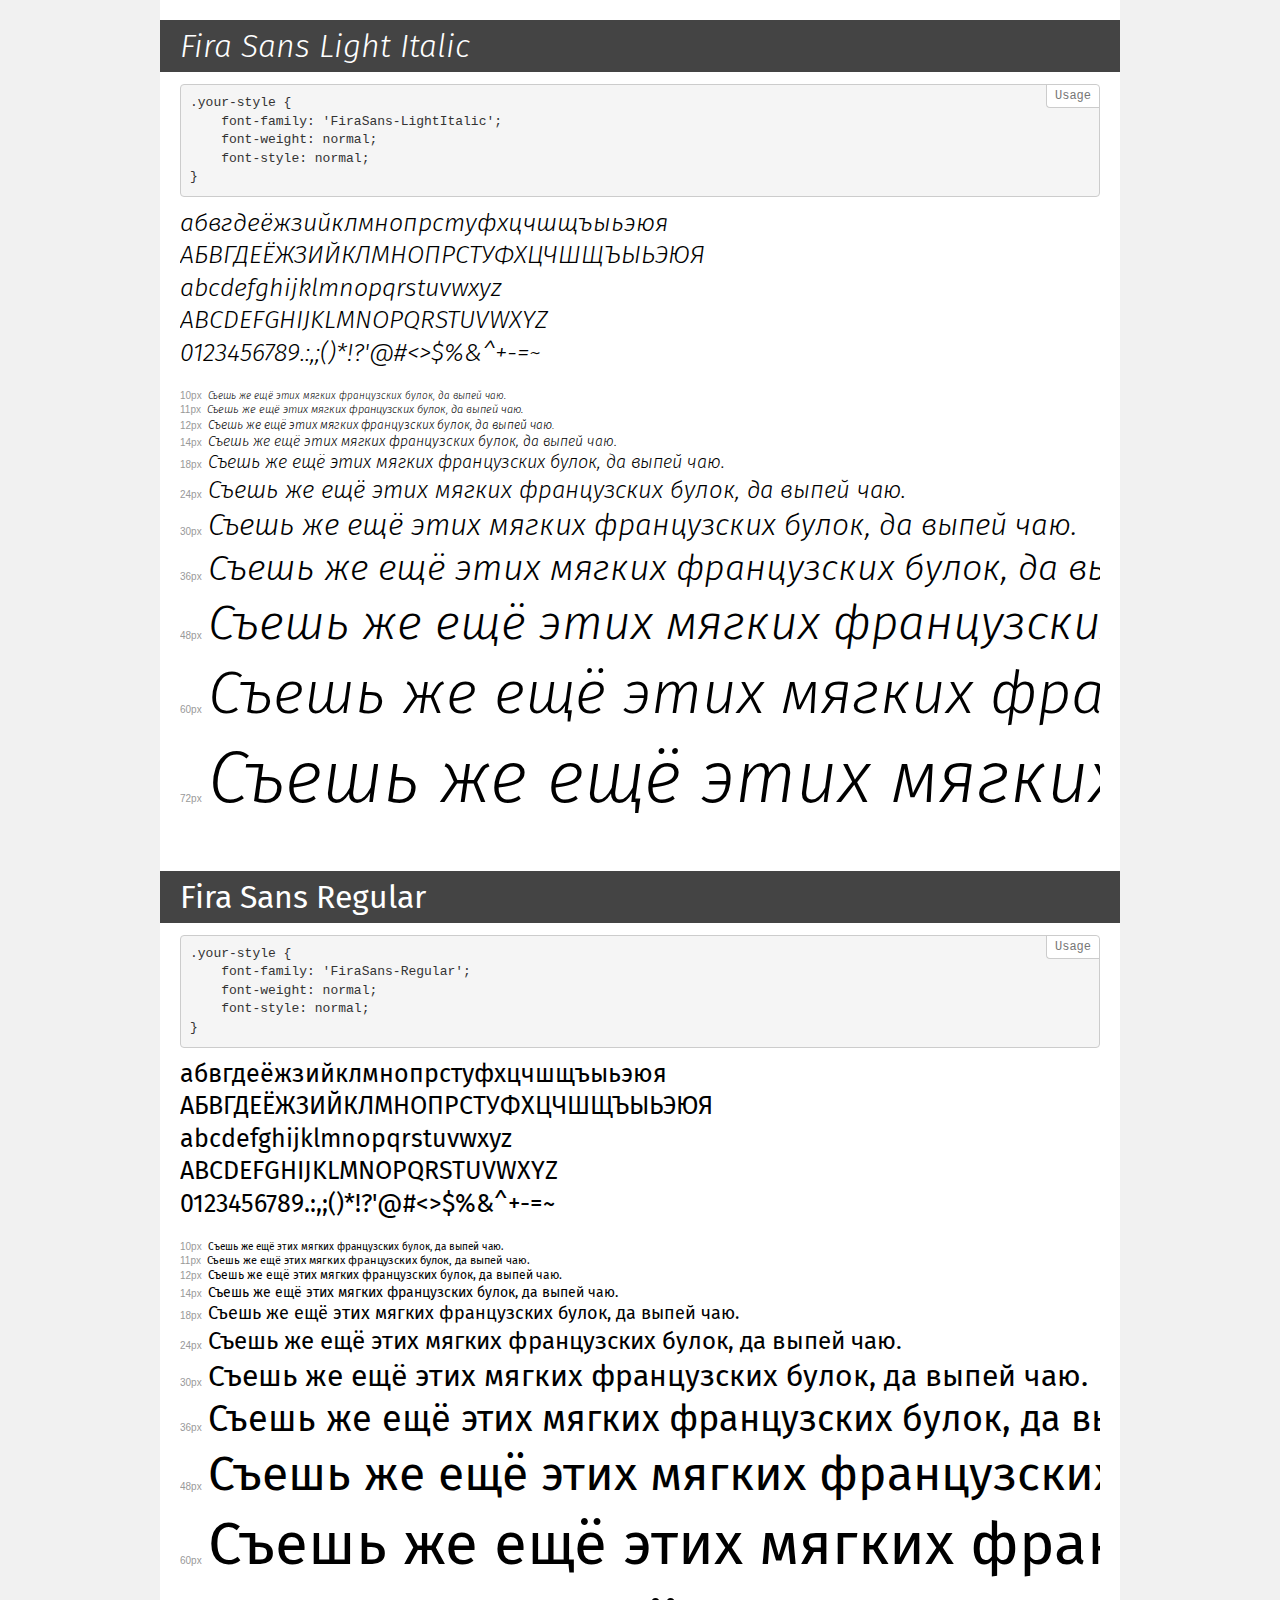
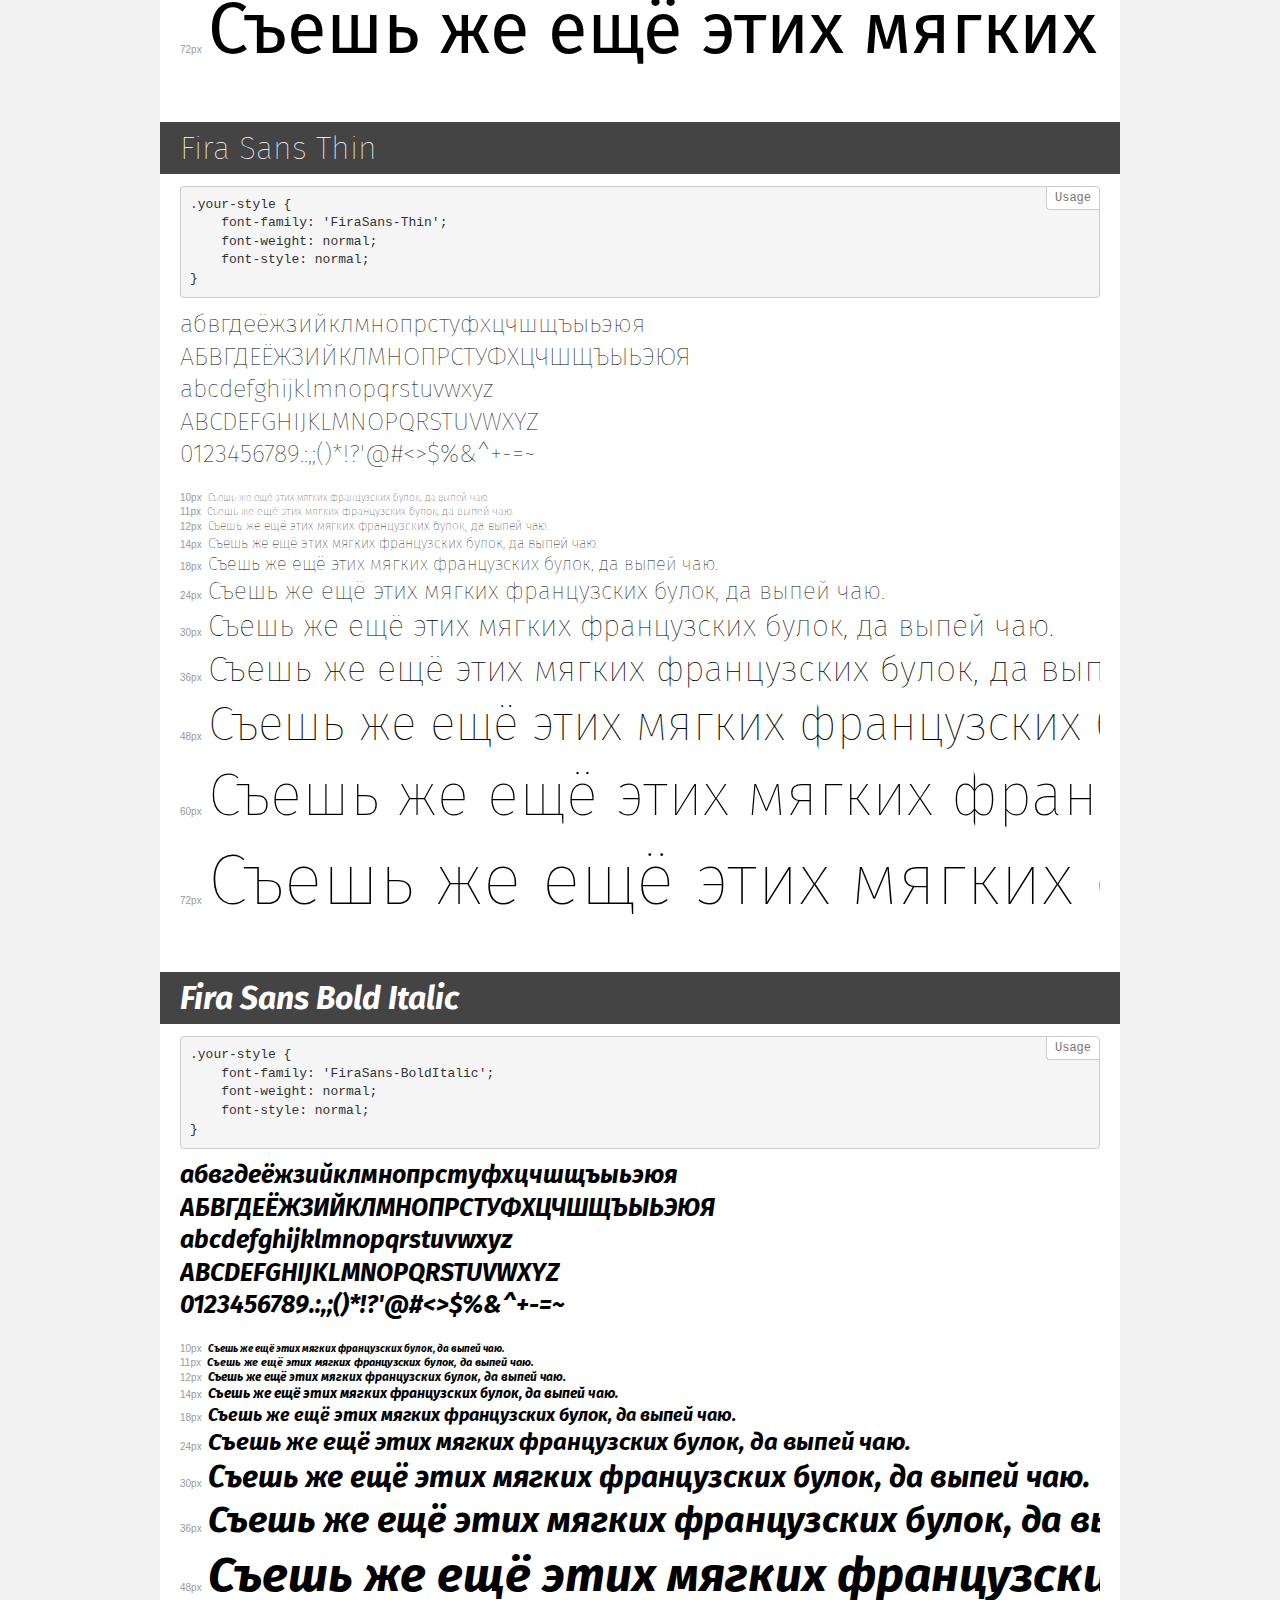
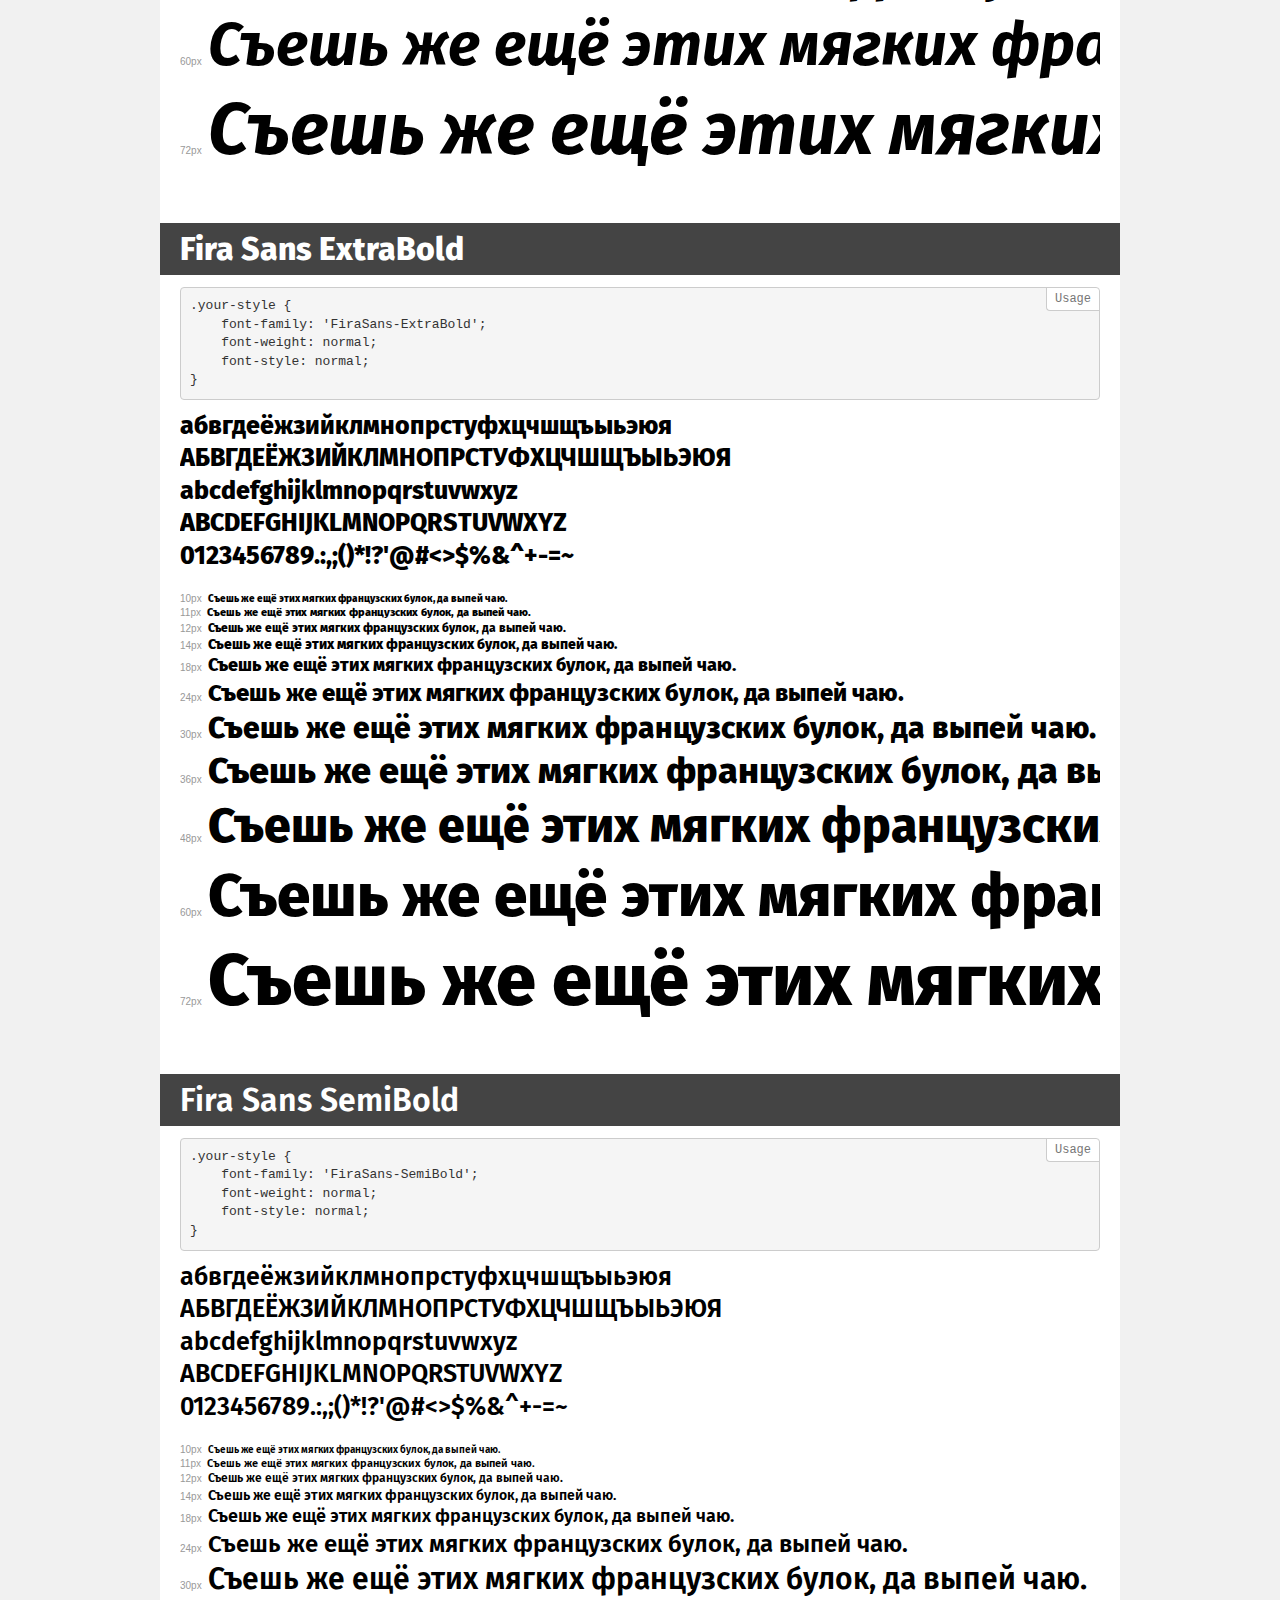
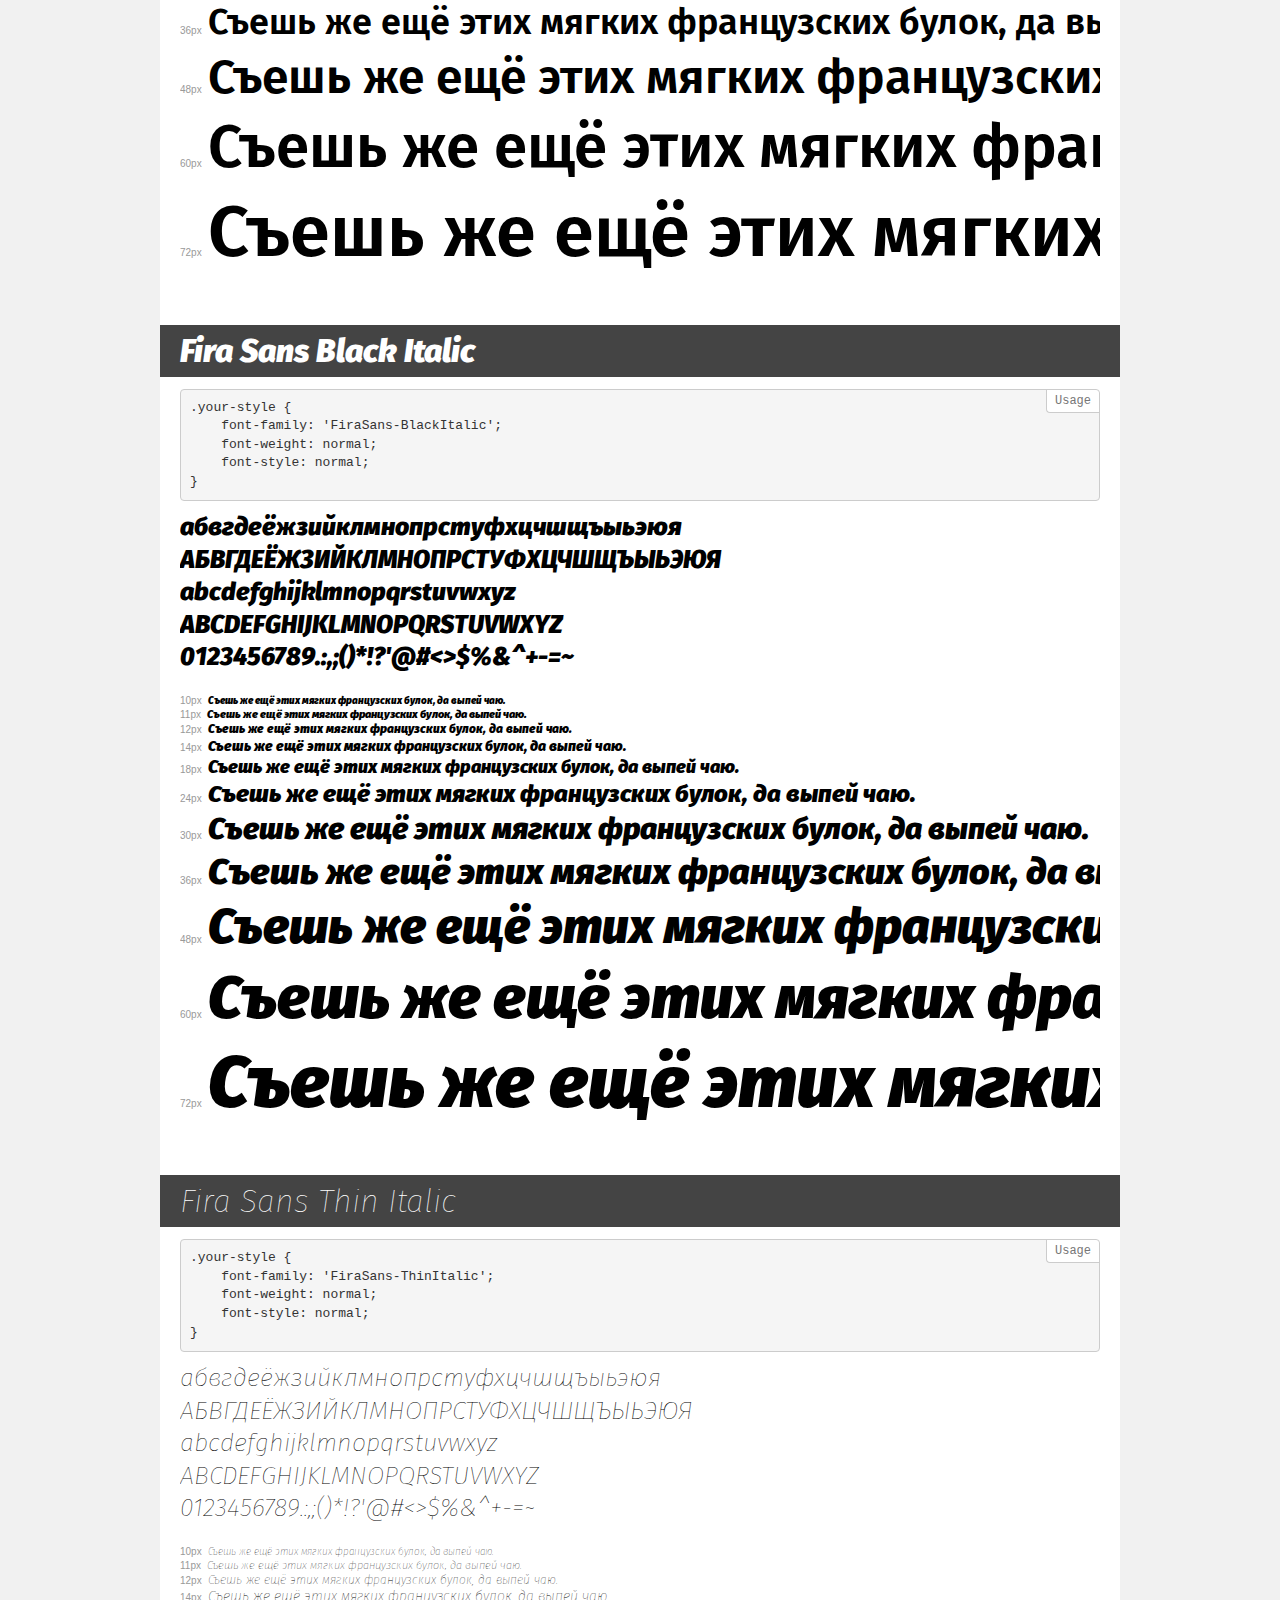
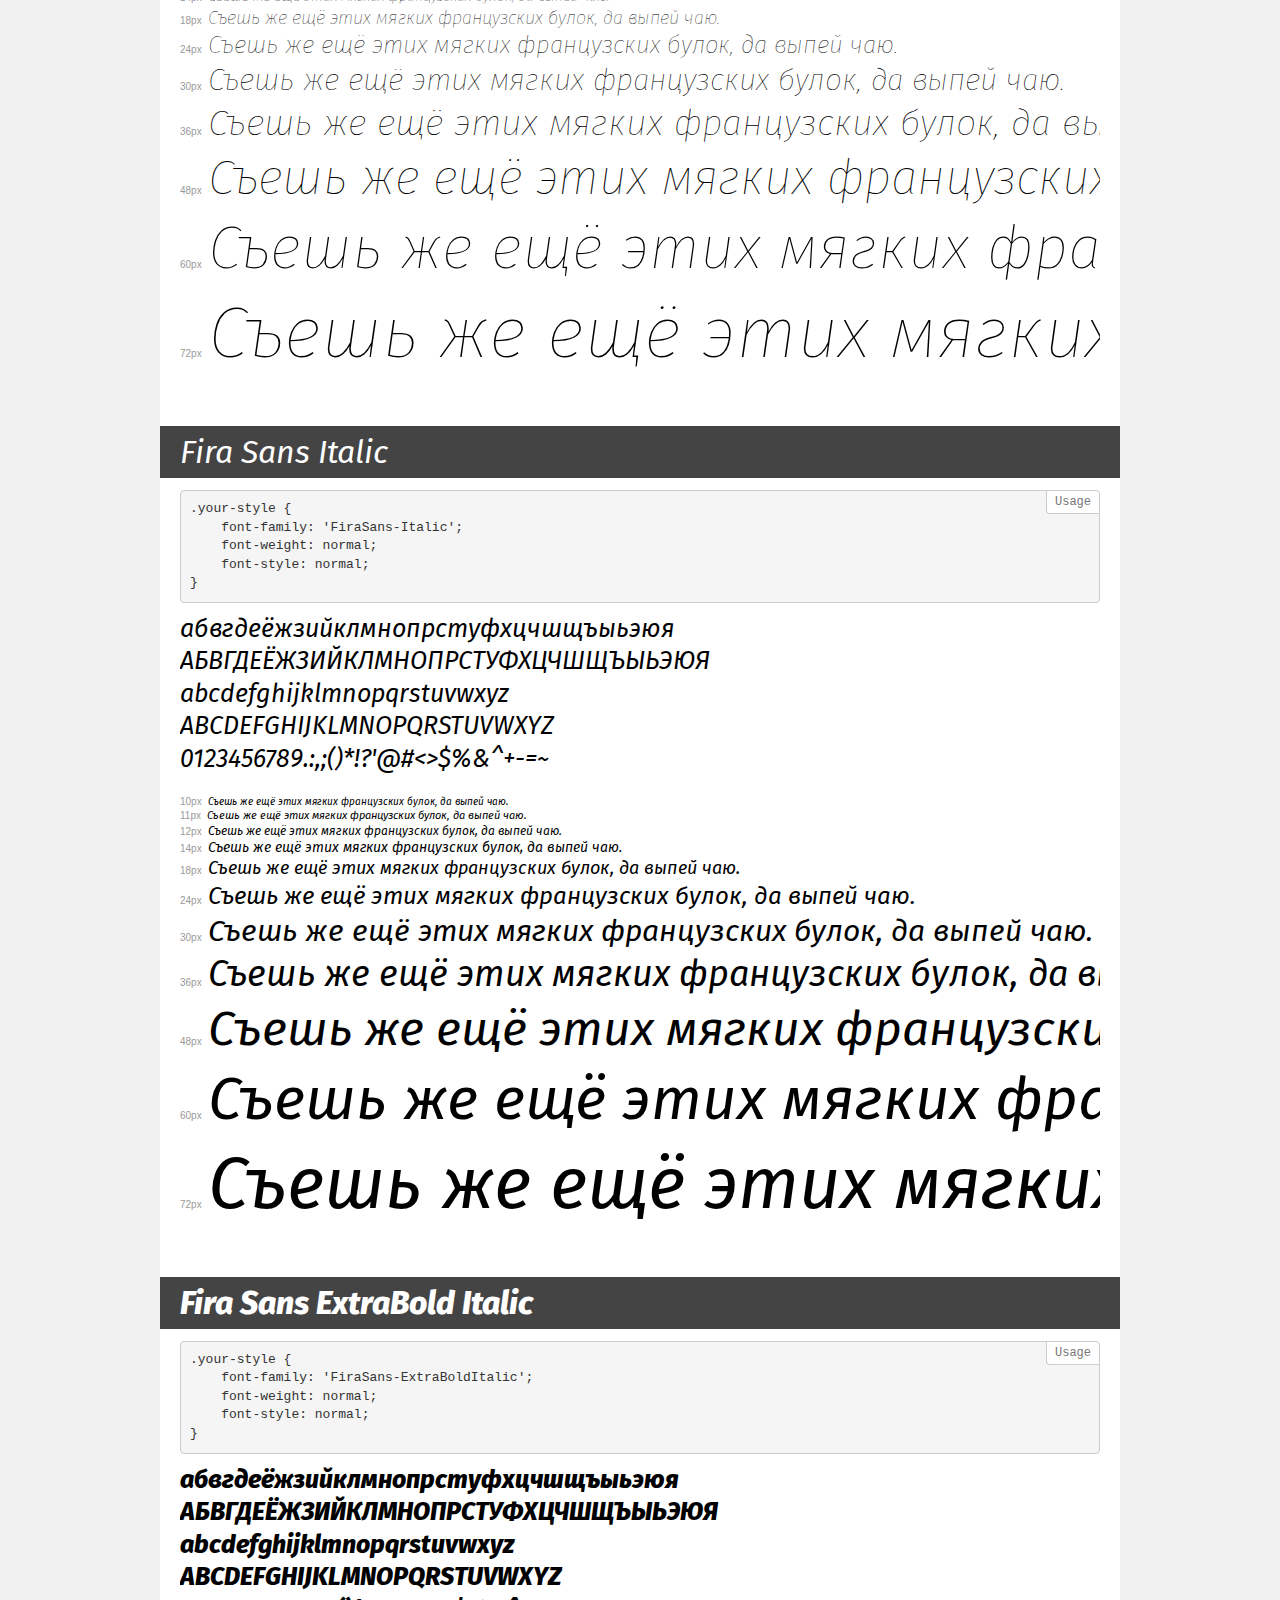
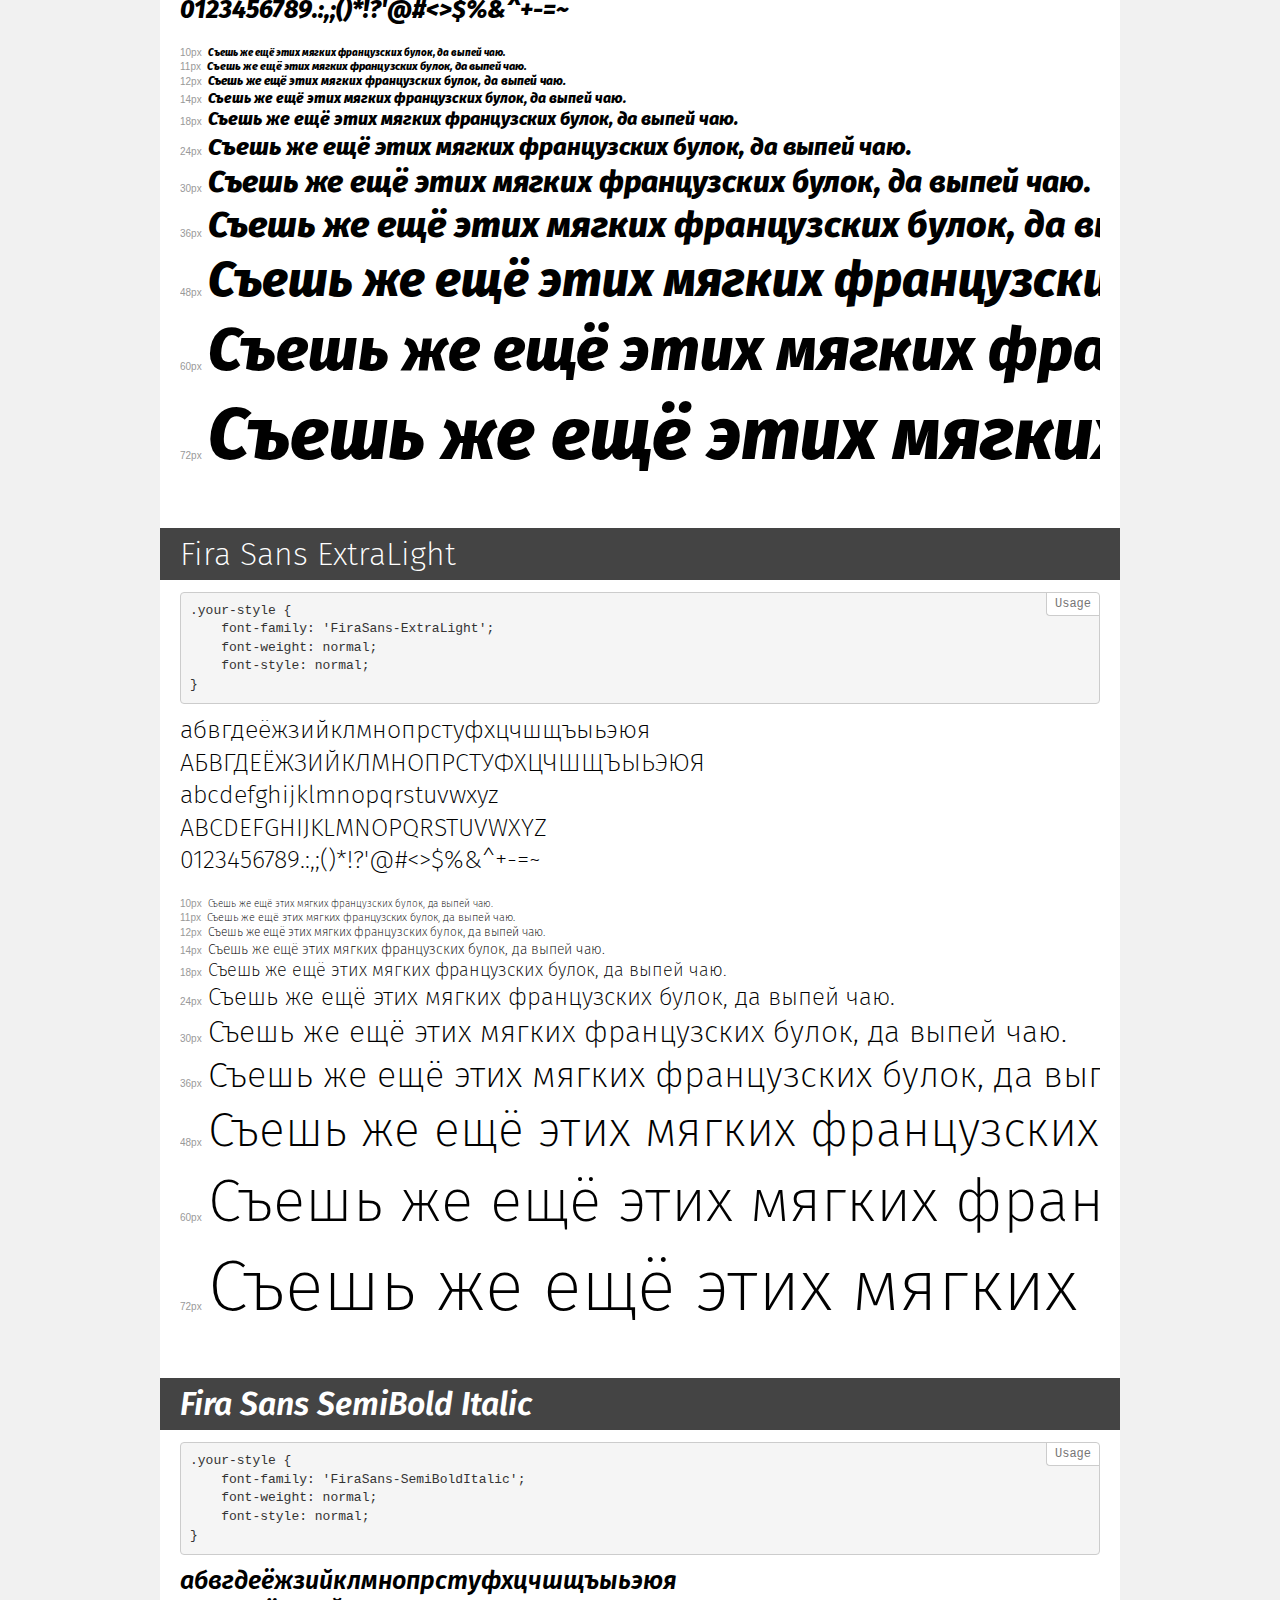
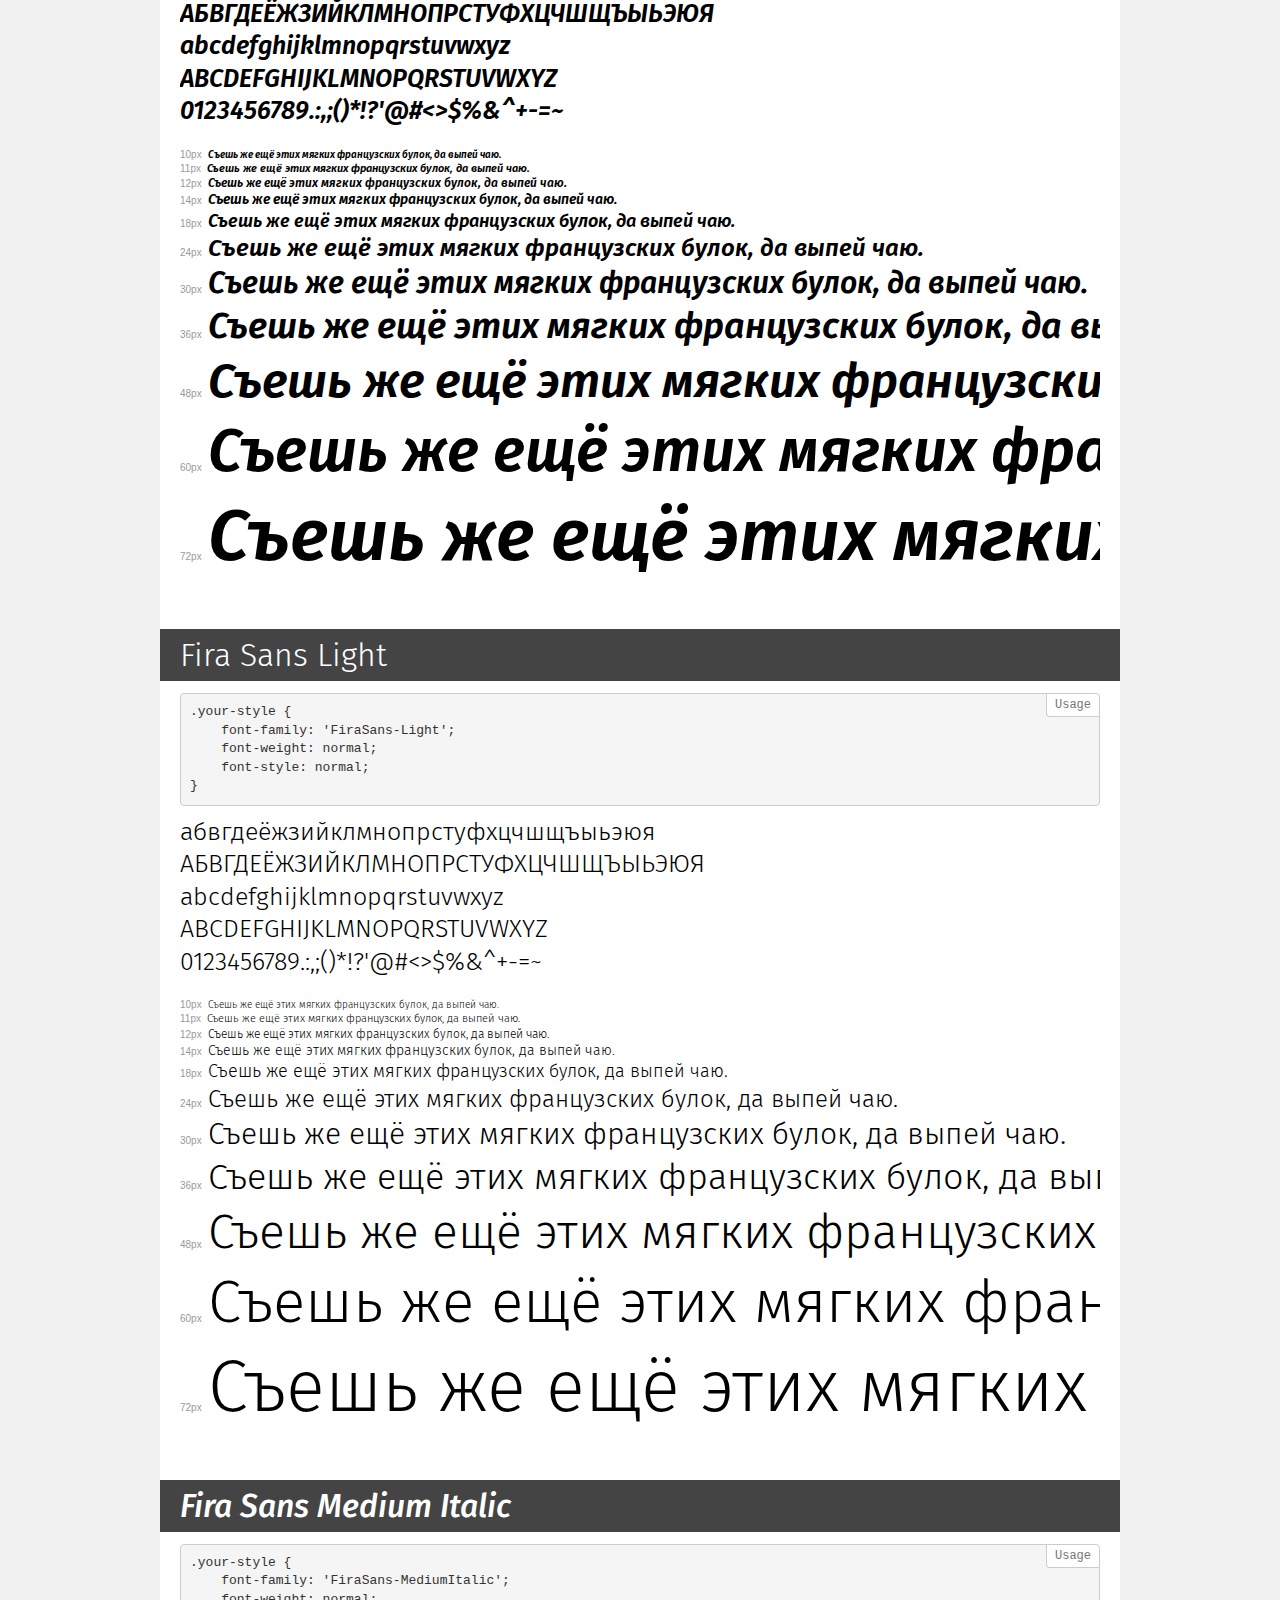
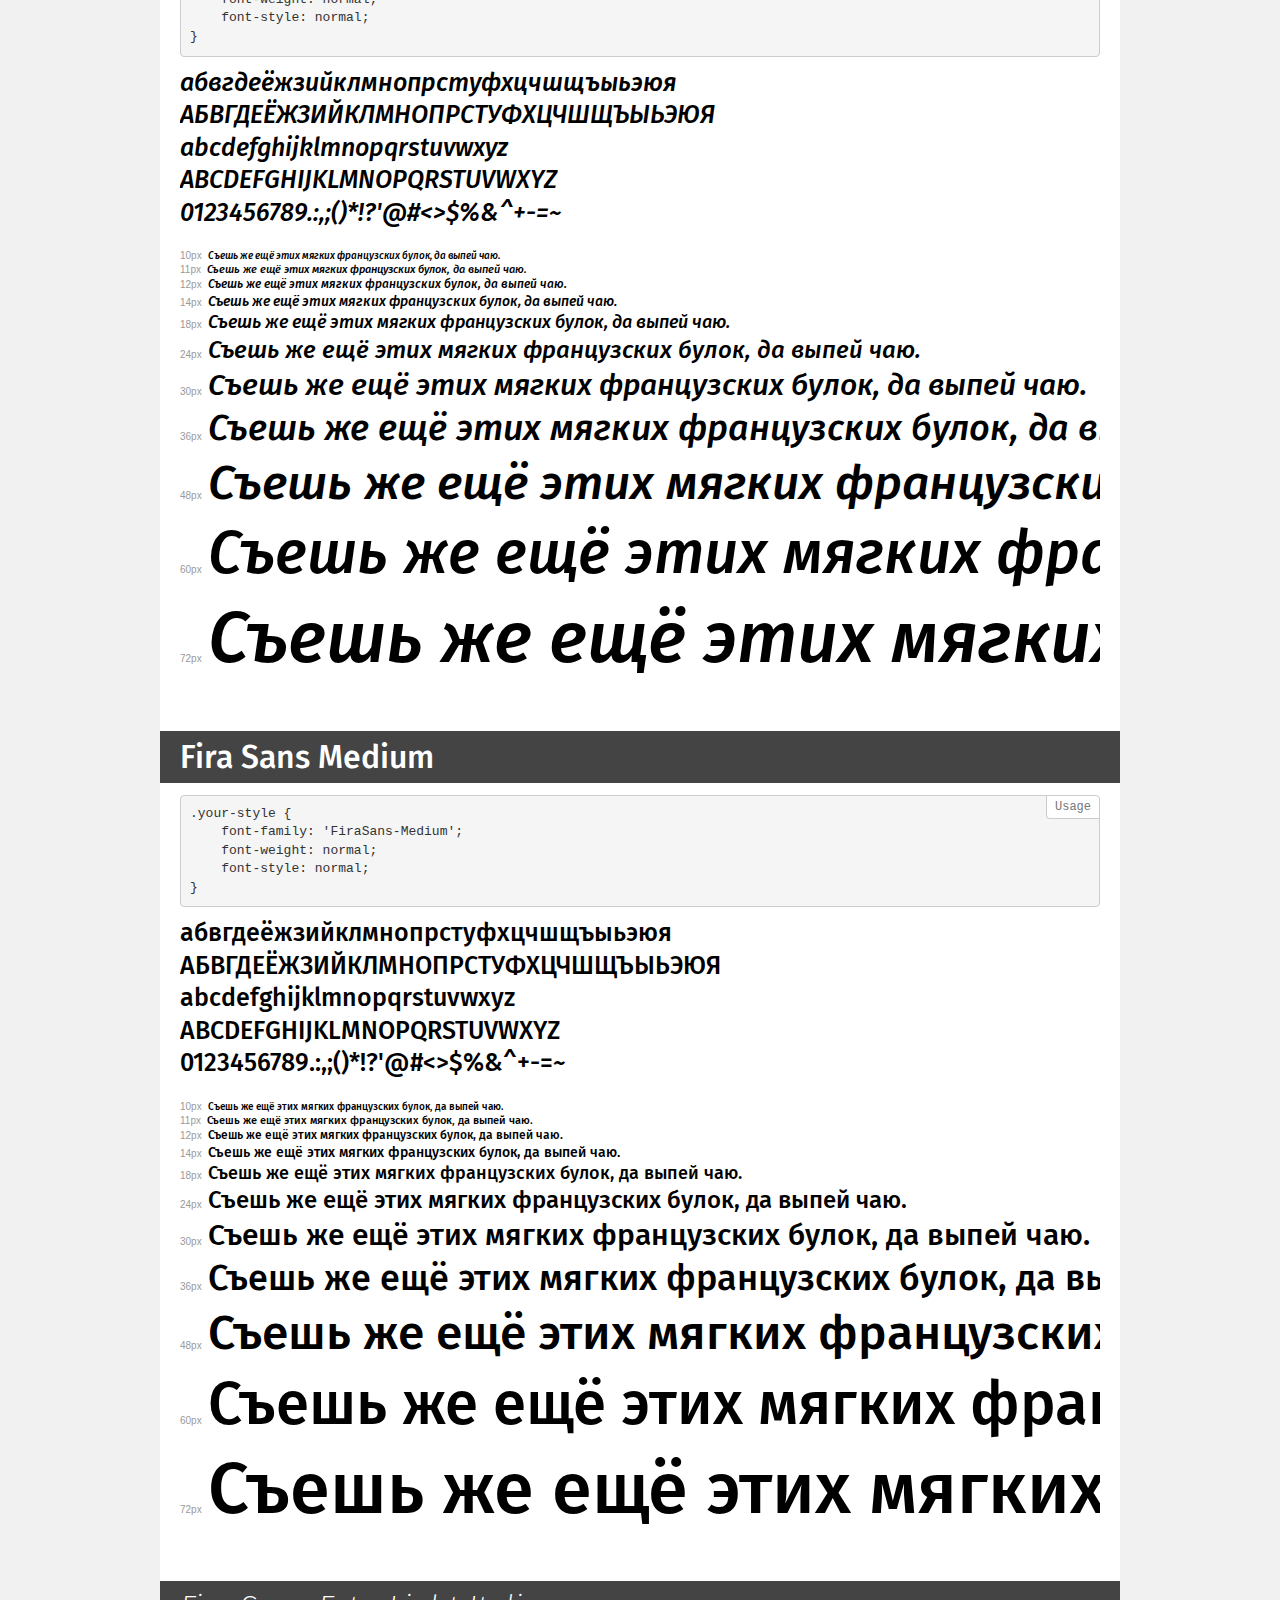
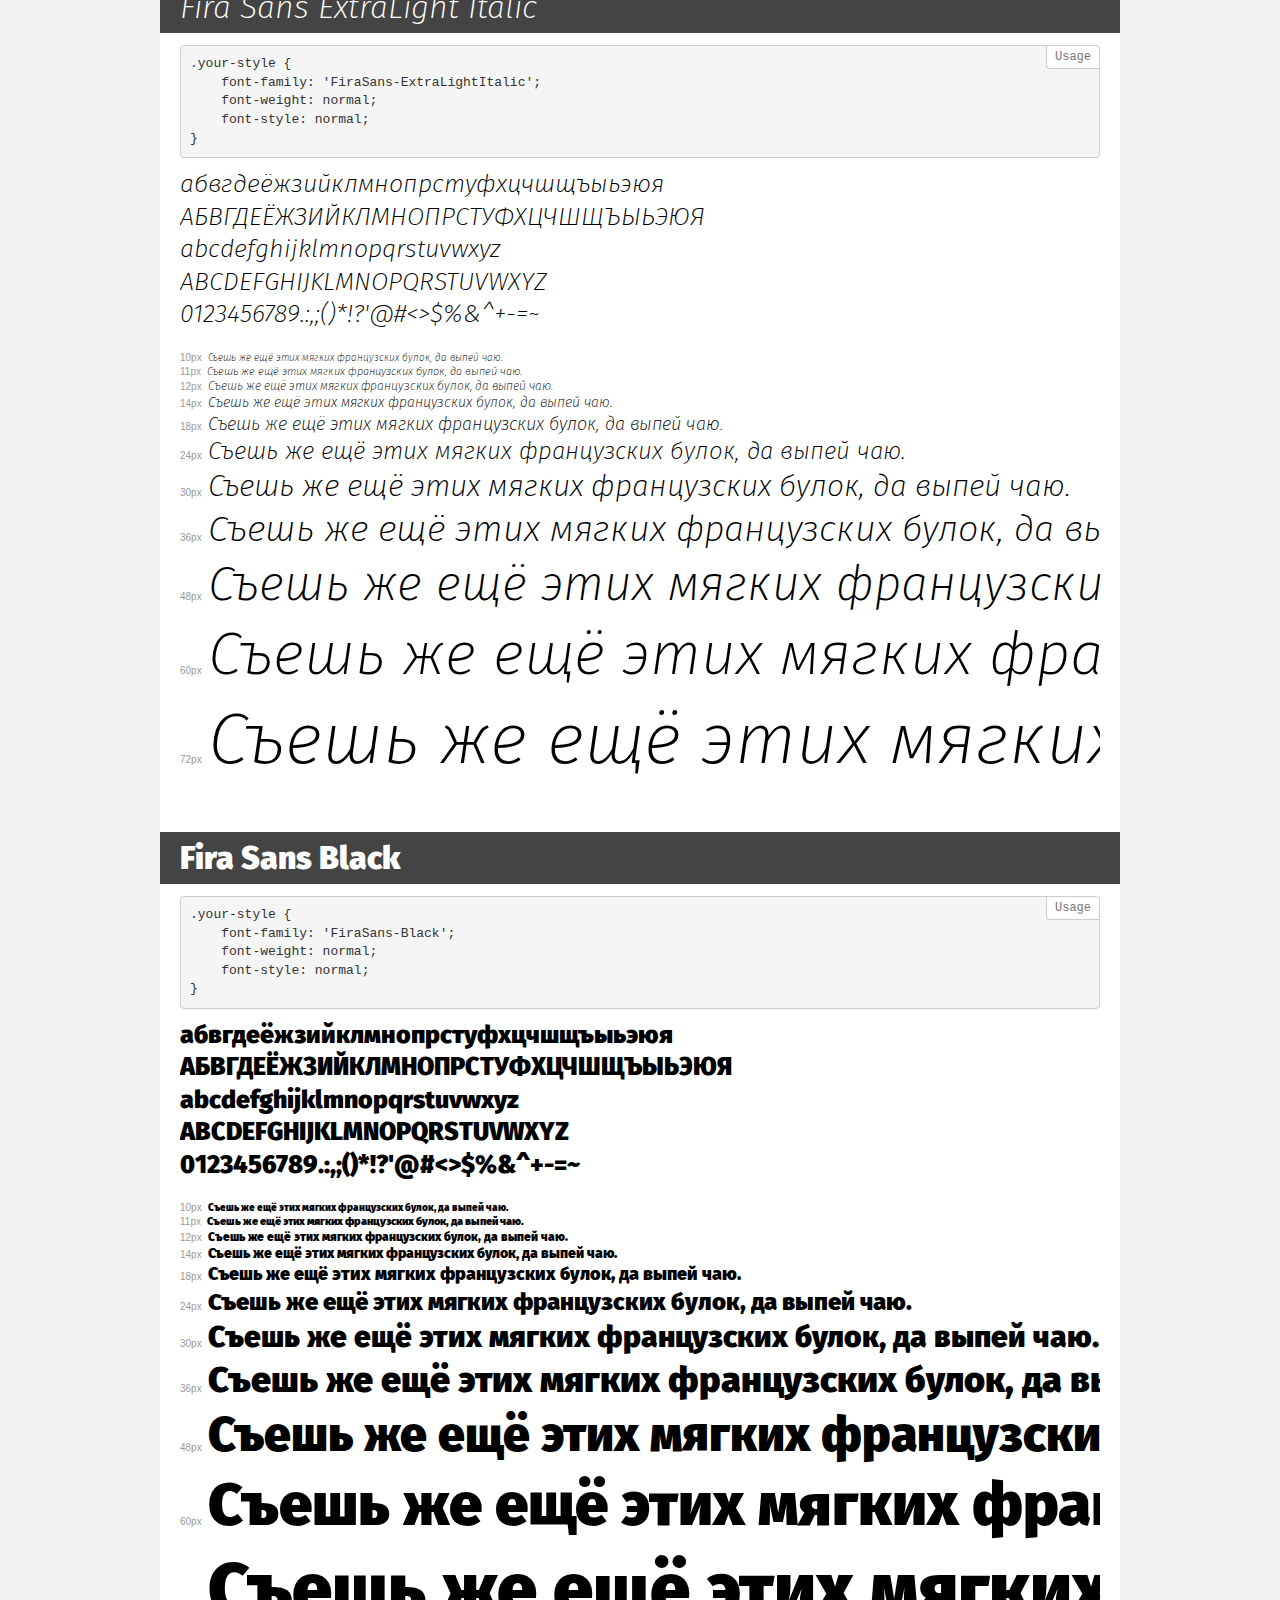
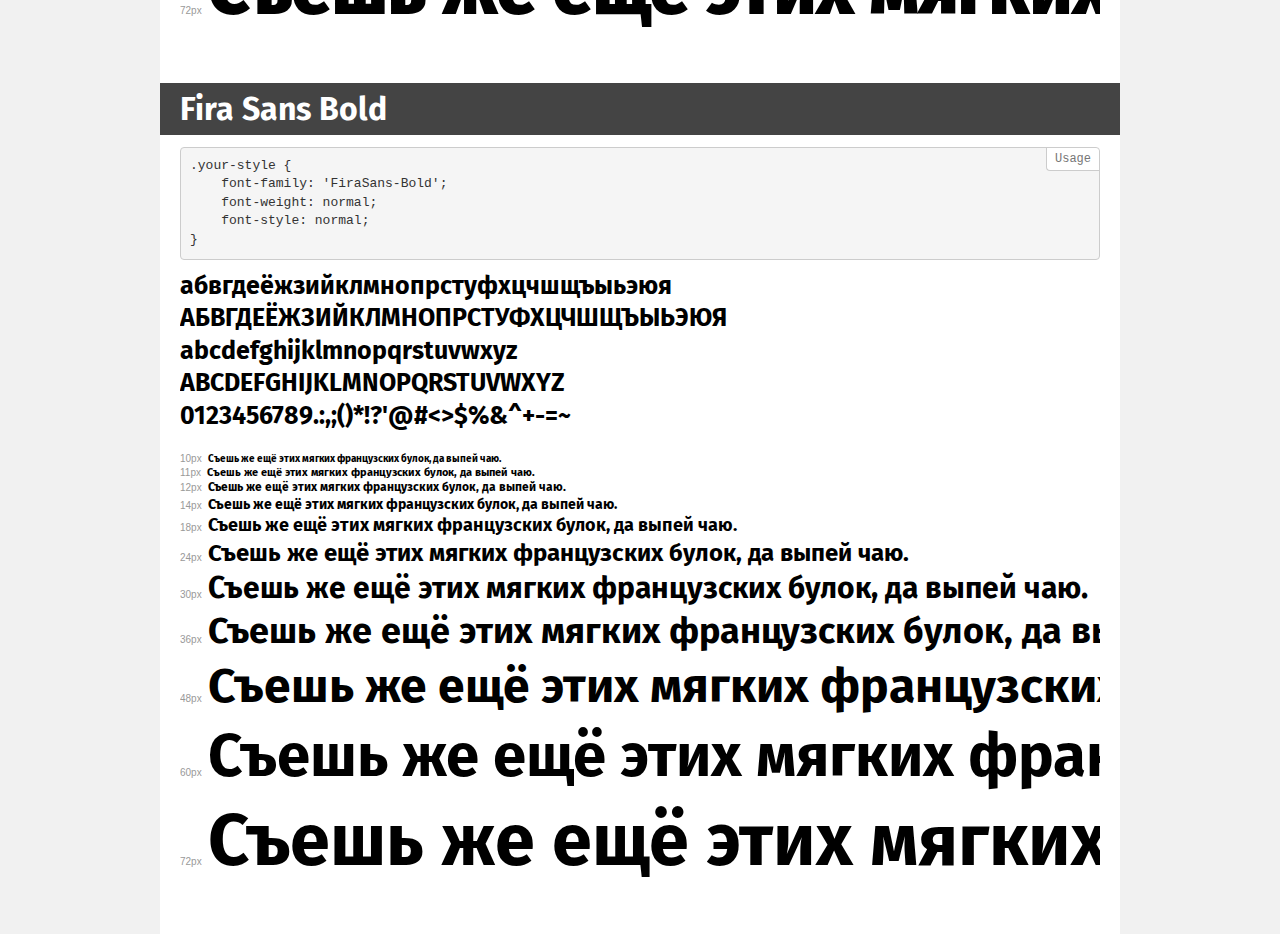
<file: fonts/FiraSans/demo.html>
<!DOCTYPE html>
<html>
<head>
    <meta charset="utf-8">
    <meta http-equiv="X-UA-Compatible" content="IE=edge">
    <meta name="viewport" content="width=device-width, initial-scale=1">
    <meta name="robots" content="noindex, noarchive">
    <meta name="format-detection" content="telephone=no">
    <title>Transfonter demo</title>
    <link href="stylesheet.css" rel="stylesheet">
    <style>
        /*
        http://meyerweb.com/eric/tools/css/reset/
        v2.0 | 20110126
        License: none (public domain)
        */
        html, body, div, span, applet, object, iframe,
        h1, h2, h3, h4, h5, h6, p, blockquote, pre,
        a, abbr, acronym, address, big, cite, code,
        del, dfn, em, img, ins, kbd, q, s, samp,
        small, strike, strong, sub, sup, tt, var,
        b, u, i, center,
        dl, dt, dd, ol, ul, li,
        fieldset, form, label, legend,
        table, caption, tbody, tfoot, thead, tr, th, td,
        article, aside, canvas, details, embed,
        figure, figcaption, footer, header, hgroup,
        menu, nav, output, ruby, section, summary,
        time, mark, audio, video {
            margin: 0;
            padding: 0;
            border: 0;
            font-size: 100%;
            font: inherit;
            vertical-align: baseline;
        }
        /* HTML5 display-role reset for older browsers */
        article, aside, details, figcaption, figure,
        footer, header, hgroup, menu, nav, section {
            display: block;
        }
        body {
            line-height: 1;
        }
        ol, ul {
            list-style: none;
        }
        blockquote, q {
            quotes: none;
        }
        blockquote:before, blockquote:after,
        q:before, q:after {
            content: '';
            content: none;
        }
        table {
            border-collapse: collapse;
            border-spacing: 0;
        }
        /* common styles */
        body {
            background: #f1f1f1;
            color: #000;
        }
        .page {
            background: #fff;
            width: 920px;
            margin: 0 auto;
            padding: 20px 20px 0 20px;
            overflow: hidden;
        }
        .font-container {
            overflow-x: auto;
            overflow-y: hidden;
            margin-bottom: 40px;
            line-height: 1.3;
            white-space: nowrap;
            padding-bottom: 5px;
        }
        h1 {
            position: relative;
            background: #444;
            font-size: 32px;
            color: #fff;
            padding: 10px 20px;
            margin: 0 -20px 12px -20px;
        }
        .letters {
            font-size: 25px;
            margin-bottom: 20px;
        }
        .s10:before {
            content: '10px';
        }
        .s11:before {
            content: '11px';
        }
        .s12:before {
            content: '12px';
        }
        .s14:before {
            content: '14px';
        }
        .s18:before {
            content: '18px';
        }
        .s24:before {
            content: '24px';
        }
        .s30:before {
            content: '30px';
        }
        .s36:before {
            content: '36px';
        }
        .s48:before {
            content: '48px';
        }
        .s60:before {
            content: '60px';
        }
        .s72:before {
            content: '72px';
        }
        .s10:before, .s11:before, .s12:before, .s14:before,
        .s18:before, .s24:before, .s30:before, .s36:before,
        .s48:before, .s60:before, .s72:before {
            font-family: Arial, sans-serif;
            font-size: 10px;
            font-weight: normal;
            font-style: normal;
            color: #999;
            padding-right: 6px;
        }
        pre {
            display: block;
            position: relative;
            padding: 9px;
            margin: 0 0 10px;
            font-family: Monaco, Menlo, Consolas, "Courier New", monospace !important;
            font-size: 13px;
            line-height: 1.428571429;
            color: #333;
            font-weight: normal !important;
            font-style: normal !important;
            background-color: #f5f5f5;
            border: 1px solid #ccc;
            overflow-x: auto;
            border-radius: 4px;
        }
        pre:after {
            display: block;
            position: absolute;
            right: 0;
            top: 0;
            content: 'Usage';
            line-height: 1;
            padding: 5px 8px;
            font-size: 12px;
            color: #767676;
            background-color: #fff;
            border: 1px solid #ccc;
            border-right: none;
            border-top: none;
            border-radius: 0 4px 0 4px;
            z-index: 10;
        }
        /* responsive */
        @media (max-width: 959px) {
            .page {
                width: auto;
                margin: 0;
            }
        }
    </style>
</head>
<body>
<div class="page">
    <div class="demo" style="font-family: 'FiraSans-LightItalic'; font-weight: normal; font-style: normal;">
        <h1>Fira Sans Light Italic</h1>
        <pre>.your-style {
    font-family: 'FiraSans-LightItalic';
    font-weight: normal;
    font-style: normal;
}</pre>
        <div class="font-container">
            <p class="letters">
                абвгдеёжзийклмнопрстуфхцчшщъыьэюя<br>
АБВГДЕЁЖЗИЙКЛМНОПРСТУФХЦЧШЩЪЫЬЭЮЯ<br>
abcdefghijklmnopqrstuvwxyz<br>
ABCDEFGHIJKLMNOPQRSTUVWXYZ<br>
                0123456789.:,;()*!?'@#<>$%&^+-=~
            </p>
            <p class="s10" style="font-size: 10px;">Съешь же ещё этих мягких французских булок, да выпей чаю.</p>
            <p class="s11" style="font-size: 11px;">Съешь же ещё этих мягких французских булок, да выпей чаю.</p>
            <p class="s12" style="font-size: 12px;">Съешь же ещё этих мягких французских булок, да выпей чаю.</p>
            <p class="s14" style="font-size: 14px;">Съешь же ещё этих мягких французских булок, да выпей чаю.</p>
            <p class="s18" style="font-size: 18px;">Съешь же ещё этих мягких французских булок, да выпей чаю.</p>
            <p class="s24" style="font-size: 24px;">Съешь же ещё этих мягких французских булок, да выпей чаю.</p>
            <p class="s30" style="font-size: 30px;">Съешь же ещё этих мягких французских булок, да выпей чаю.</p>
            <p class="s36" style="font-size: 36px;">Съешь же ещё этих мягких французских булок, да выпей чаю.</p>
            <p class="s48" style="font-size: 48px;">Съешь же ещё этих мягких французских булок, да выпей чаю.</p>
            <p class="s60" style="font-size: 60px;">Съешь же ещё этих мягких французских булок, да выпей чаю.</p>
            <p class="s72" style="font-size: 72px;">Съешь же ещё этих мягких французских булок, да выпей чаю.</p>
        </div>
    </div>
    <div class="demo" style="font-family: 'FiraSans-Regular'; font-weight: normal; font-style: normal;">
        <h1>Fira Sans Regular</h1>
        <pre>.your-style {
    font-family: 'FiraSans-Regular';
    font-weight: normal;
    font-style: normal;
}</pre>
        <div class="font-container">
            <p class="letters">
                абвгдеёжзийклмнопрстуфхцчшщъыьэюя<br>
АБВГДЕЁЖЗИЙКЛМНОПРСТУФХЦЧШЩЪЫЬЭЮЯ<br>
abcdefghijklmnopqrstuvwxyz<br>
ABCDEFGHIJKLMNOPQRSTUVWXYZ<br>
                0123456789.:,;()*!?'@#<>$%&^+-=~
            </p>
            <p class="s10" style="font-size: 10px;">Съешь же ещё этих мягких французских булок, да выпей чаю.</p>
            <p class="s11" style="font-size: 11px;">Съешь же ещё этих мягких французских булок, да выпей чаю.</p>
            <p class="s12" style="font-size: 12px;">Съешь же ещё этих мягких французских булок, да выпей чаю.</p>
            <p class="s14" style="font-size: 14px;">Съешь же ещё этих мягких французских булок, да выпей чаю.</p>
            <p class="s18" style="font-size: 18px;">Съешь же ещё этих мягких французских булок, да выпей чаю.</p>
            <p class="s24" style="font-size: 24px;">Съешь же ещё этих мягких французских булок, да выпей чаю.</p>
            <p class="s30" style="font-size: 30px;">Съешь же ещё этих мягких французских булок, да выпей чаю.</p>
            <p class="s36" style="font-size: 36px;">Съешь же ещё этих мягких французских булок, да выпей чаю.</p>
            <p class="s48" style="font-size: 48px;">Съешь же ещё этих мягких французских булок, да выпей чаю.</p>
            <p class="s60" style="font-size: 60px;">Съешь же ещё этих мягких французских булок, да выпей чаю.</p>
            <p class="s72" style="font-size: 72px;">Съешь же ещё этих мягких французских булок, да выпей чаю.</p>
        </div>
    </div>
    <div class="demo" style="font-family: 'FiraSans-Thin'; font-weight: normal; font-style: normal;">
        <h1>Fira Sans Thin</h1>
        <pre>.your-style {
    font-family: 'FiraSans-Thin';
    font-weight: normal;
    font-style: normal;
}</pre>
        <div class="font-container">
            <p class="letters">
                абвгдеёжзийклмнопрстуфхцчшщъыьэюя<br>
АБВГДЕЁЖЗИЙКЛМНОПРСТУФХЦЧШЩЪЫЬЭЮЯ<br>
abcdefghijklmnopqrstuvwxyz<br>
ABCDEFGHIJKLMNOPQRSTUVWXYZ<br>
                0123456789.:,;()*!?'@#<>$%&^+-=~
            </p>
            <p class="s10" style="font-size: 10px;">Съешь же ещё этих мягких французских булок, да выпей чаю.</p>
            <p class="s11" style="font-size: 11px;">Съешь же ещё этих мягких французских булок, да выпей чаю.</p>
            <p class="s12" style="font-size: 12px;">Съешь же ещё этих мягких французских булок, да выпей чаю.</p>
            <p class="s14" style="font-size: 14px;">Съешь же ещё этих мягких французских булок, да выпей чаю.</p>
            <p class="s18" style="font-size: 18px;">Съешь же ещё этих мягких французских булок, да выпей чаю.</p>
            <p class="s24" style="font-size: 24px;">Съешь же ещё этих мягких французских булок, да выпей чаю.</p>
            <p class="s30" style="font-size: 30px;">Съешь же ещё этих мягких французских булок, да выпей чаю.</p>
            <p class="s36" style="font-size: 36px;">Съешь же ещё этих мягких французских булок, да выпей чаю.</p>
            <p class="s48" style="font-size: 48px;">Съешь же ещё этих мягких французских булок, да выпей чаю.</p>
            <p class="s60" style="font-size: 60px;">Съешь же ещё этих мягких французских булок, да выпей чаю.</p>
            <p class="s72" style="font-size: 72px;">Съешь же ещё этих мягких французских булок, да выпей чаю.</p>
        </div>
    </div>
    <div class="demo" style="font-family: 'FiraSans-BoldItalic'; font-weight: normal; font-style: normal;">
        <h1>Fira Sans Bold Italic</h1>
        <pre>.your-style {
    font-family: 'FiraSans-BoldItalic';
    font-weight: normal;
    font-style: normal;
}</pre>
        <div class="font-container">
            <p class="letters">
                абвгдеёжзийклмнопрстуфхцчшщъыьэюя<br>
АБВГДЕЁЖЗИЙКЛМНОПРСТУФХЦЧШЩЪЫЬЭЮЯ<br>
abcdefghijklmnopqrstuvwxyz<br>
ABCDEFGHIJKLMNOPQRSTUVWXYZ<br>
                0123456789.:,;()*!?'@#<>$%&^+-=~
            </p>
            <p class="s10" style="font-size: 10px;">Съешь же ещё этих мягких французских булок, да выпей чаю.</p>
            <p class="s11" style="font-size: 11px;">Съешь же ещё этих мягких французских булок, да выпей чаю.</p>
            <p class="s12" style="font-size: 12px;">Съешь же ещё этих мягких французских булок, да выпей чаю.</p>
            <p class="s14" style="font-size: 14px;">Съешь же ещё этих мягких французских булок, да выпей чаю.</p>
            <p class="s18" style="font-size: 18px;">Съешь же ещё этих мягких французских булок, да выпей чаю.</p>
            <p class="s24" style="font-size: 24px;">Съешь же ещё этих мягких французских булок, да выпей чаю.</p>
            <p class="s30" style="font-size: 30px;">Съешь же ещё этих мягких французских булок, да выпей чаю.</p>
            <p class="s36" style="font-size: 36px;">Съешь же ещё этих мягких французских булок, да выпей чаю.</p>
            <p class="s48" style="font-size: 48px;">Съешь же ещё этих мягких французских булок, да выпей чаю.</p>
            <p class="s60" style="font-size: 60px;">Съешь же ещё этих мягких французских булок, да выпей чаю.</p>
            <p class="s72" style="font-size: 72px;">Съешь же ещё этих мягких французских булок, да выпей чаю.</p>
        </div>
    </div>
    <div class="demo" style="font-family: 'FiraSans-ExtraBold'; font-weight: normal; font-style: normal;">
        <h1>Fira Sans ExtraBold</h1>
        <pre>.your-style {
    font-family: 'FiraSans-ExtraBold';
    font-weight: normal;
    font-style: normal;
}</pre>
        <div class="font-container">
            <p class="letters">
                абвгдеёжзийклмнопрстуфхцчшщъыьэюя<br>
АБВГДЕЁЖЗИЙКЛМНОПРСТУФХЦЧШЩЪЫЬЭЮЯ<br>
abcdefghijklmnopqrstuvwxyz<br>
ABCDEFGHIJKLMNOPQRSTUVWXYZ<br>
                0123456789.:,;()*!?'@#<>$%&^+-=~
            </p>
            <p class="s10" style="font-size: 10px;">Съешь же ещё этих мягких французских булок, да выпей чаю.</p>
            <p class="s11" style="font-size: 11px;">Съешь же ещё этих мягких французских булок, да выпей чаю.</p>
            <p class="s12" style="font-size: 12px;">Съешь же ещё этих мягких французских булок, да выпей чаю.</p>
            <p class="s14" style="font-size: 14px;">Съешь же ещё этих мягких французских булок, да выпей чаю.</p>
            <p class="s18" style="font-size: 18px;">Съешь же ещё этих мягких французских булок, да выпей чаю.</p>
            <p class="s24" style="font-size: 24px;">Съешь же ещё этих мягких французских булок, да выпей чаю.</p>
            <p class="s30" style="font-size: 30px;">Съешь же ещё этих мягких французских булок, да выпей чаю.</p>
            <p class="s36" style="font-size: 36px;">Съешь же ещё этих мягких французских булок, да выпей чаю.</p>
            <p class="s48" style="font-size: 48px;">Съешь же ещё этих мягких французских булок, да выпей чаю.</p>
            <p class="s60" style="font-size: 60px;">Съешь же ещё этих мягких французских булок, да выпей чаю.</p>
            <p class="s72" style="font-size: 72px;">Съешь же ещё этих мягких французских булок, да выпей чаю.</p>
        </div>
    </div>
    <div class="demo" style="font-family: 'FiraSans-SemiBold'; font-weight: normal; font-style: normal;">
        <h1>Fira Sans SemiBold</h1>
        <pre>.your-style {
    font-family: 'FiraSans-SemiBold';
    font-weight: normal;
    font-style: normal;
}</pre>
        <div class="font-container">
            <p class="letters">
                абвгдеёжзийклмнопрстуфхцчшщъыьэюя<br>
АБВГДЕЁЖЗИЙКЛМНОПРСТУФХЦЧШЩЪЫЬЭЮЯ<br>
abcdefghijklmnopqrstuvwxyz<br>
ABCDEFGHIJKLMNOPQRSTUVWXYZ<br>
                0123456789.:,;()*!?'@#<>$%&^+-=~
            </p>
            <p class="s10" style="font-size: 10px;">Съешь же ещё этих мягких французских булок, да выпей чаю.</p>
            <p class="s11" style="font-size: 11px;">Съешь же ещё этих мягких французских булок, да выпей чаю.</p>
            <p class="s12" style="font-size: 12px;">Съешь же ещё этих мягких французских булок, да выпей чаю.</p>
            <p class="s14" style="font-size: 14px;">Съешь же ещё этих мягких французских булок, да выпей чаю.</p>
            <p class="s18" style="font-size: 18px;">Съешь же ещё этих мягких французских булок, да выпей чаю.</p>
            <p class="s24" style="font-size: 24px;">Съешь же ещё этих мягких французских булок, да выпей чаю.</p>
            <p class="s30" style="font-size: 30px;">Съешь же ещё этих мягких французских булок, да выпей чаю.</p>
            <p class="s36" style="font-size: 36px;">Съешь же ещё этих мягких французских булок, да выпей чаю.</p>
            <p class="s48" style="font-size: 48px;">Съешь же ещё этих мягких французских булок, да выпей чаю.</p>
            <p class="s60" style="font-size: 60px;">Съешь же ещё этих мягких французских булок, да выпей чаю.</p>
            <p class="s72" style="font-size: 72px;">Съешь же ещё этих мягких французских булок, да выпей чаю.</p>
        </div>
    </div>
    <div class="demo" style="font-family: 'FiraSans-BlackItalic'; font-weight: normal; font-style: normal;">
        <h1>Fira Sans Black Italic</h1>
        <pre>.your-style {
    font-family: 'FiraSans-BlackItalic';
    font-weight: normal;
    font-style: normal;
}</pre>
        <div class="font-container">
            <p class="letters">
                абвгдеёжзийклмнопрстуфхцчшщъыьэюя<br>
АБВГДЕЁЖЗИЙКЛМНОПРСТУФХЦЧШЩЪЫЬЭЮЯ<br>
abcdefghijklmnopqrstuvwxyz<br>
ABCDEFGHIJKLMNOPQRSTUVWXYZ<br>
                0123456789.:,;()*!?'@#<>$%&^+-=~
            </p>
            <p class="s10" style="font-size: 10px;">Съешь же ещё этих мягких французских булок, да выпей чаю.</p>
            <p class="s11" style="font-size: 11px;">Съешь же ещё этих мягких французских булок, да выпей чаю.</p>
            <p class="s12" style="font-size: 12px;">Съешь же ещё этих мягких французских булок, да выпей чаю.</p>
            <p class="s14" style="font-size: 14px;">Съешь же ещё этих мягких французских булок, да выпей чаю.</p>
            <p class="s18" style="font-size: 18px;">Съешь же ещё этих мягких французских булок, да выпей чаю.</p>
            <p class="s24" style="font-size: 24px;">Съешь же ещё этих мягких французских булок, да выпей чаю.</p>
            <p class="s30" style="font-size: 30px;">Съешь же ещё этих мягких французских булок, да выпей чаю.</p>
            <p class="s36" style="font-size: 36px;">Съешь же ещё этих мягких французских булок, да выпей чаю.</p>
            <p class="s48" style="font-size: 48px;">Съешь же ещё этих мягких французских булок, да выпей чаю.</p>
            <p class="s60" style="font-size: 60px;">Съешь же ещё этих мягких французских булок, да выпей чаю.</p>
            <p class="s72" style="font-size: 72px;">Съешь же ещё этих мягких французских булок, да выпей чаю.</p>
        </div>
    </div>
    <div class="demo" style="font-family: 'FiraSans-ThinItalic'; font-weight: normal; font-style: normal;">
        <h1>Fira Sans Thin Italic</h1>
        <pre>.your-style {
    font-family: 'FiraSans-ThinItalic';
    font-weight: normal;
    font-style: normal;
}</pre>
        <div class="font-container">
            <p class="letters">
                абвгдеёжзийклмнопрстуфхцчшщъыьэюя<br>
АБВГДЕЁЖЗИЙКЛМНОПРСТУФХЦЧШЩЪЫЬЭЮЯ<br>
abcdefghijklmnopqrstuvwxyz<br>
ABCDEFGHIJKLMNOPQRSTUVWXYZ<br>
                0123456789.:,;()*!?'@#<>$%&^+-=~
            </p>
            <p class="s10" style="font-size: 10px;">Съешь же ещё этих мягких французских булок, да выпей чаю.</p>
            <p class="s11" style="font-size: 11px;">Съешь же ещё этих мягких французских булок, да выпей чаю.</p>
            <p class="s12" style="font-size: 12px;">Съешь же ещё этих мягких французских булок, да выпей чаю.</p>
            <p class="s14" style="font-size: 14px;">Съешь же ещё этих мягких французских булок, да выпей чаю.</p>
            <p class="s18" style="font-size: 18px;">Съешь же ещё этих мягких французских булок, да выпей чаю.</p>
            <p class="s24" style="font-size: 24px;">Съешь же ещё этих мягких французских булок, да выпей чаю.</p>
            <p class="s30" style="font-size: 30px;">Съешь же ещё этих мягких французских булок, да выпей чаю.</p>
            <p class="s36" style="font-size: 36px;">Съешь же ещё этих мягких французских булок, да выпей чаю.</p>
            <p class="s48" style="font-size: 48px;">Съешь же ещё этих мягких французских булок, да выпей чаю.</p>
            <p class="s60" style="font-size: 60px;">Съешь же ещё этих мягких французских булок, да выпей чаю.</p>
            <p class="s72" style="font-size: 72px;">Съешь же ещё этих мягких французских булок, да выпей чаю.</p>
        </div>
    </div>
    <div class="demo" style="font-family: 'FiraSans-Italic'; font-weight: normal; font-style: normal;">
        <h1>Fira Sans Italic</h1>
        <pre>.your-style {
    font-family: 'FiraSans-Italic';
    font-weight: normal;
    font-style: normal;
}</pre>
        <div class="font-container">
            <p class="letters">
                абвгдеёжзийклмнопрстуфхцчшщъыьэюя<br>
АБВГДЕЁЖЗИЙКЛМНОПРСТУФХЦЧШЩЪЫЬЭЮЯ<br>
abcdefghijklmnopqrstuvwxyz<br>
ABCDEFGHIJKLMNOPQRSTUVWXYZ<br>
                0123456789.:,;()*!?'@#<>$%&^+-=~
            </p>
            <p class="s10" style="font-size: 10px;">Съешь же ещё этих мягких французских булок, да выпей чаю.</p>
            <p class="s11" style="font-size: 11px;">Съешь же ещё этих мягких французских булок, да выпей чаю.</p>
            <p class="s12" style="font-size: 12px;">Съешь же ещё этих мягких французских булок, да выпей чаю.</p>
            <p class="s14" style="font-size: 14px;">Съешь же ещё этих мягких французских булок, да выпей чаю.</p>
            <p class="s18" style="font-size: 18px;">Съешь же ещё этих мягких французских булок, да выпей чаю.</p>
            <p class="s24" style="font-size: 24px;">Съешь же ещё этих мягких французских булок, да выпей чаю.</p>
            <p class="s30" style="font-size: 30px;">Съешь же ещё этих мягких французских булок, да выпей чаю.</p>
            <p class="s36" style="font-size: 36px;">Съешь же ещё этих мягких французских булок, да выпей чаю.</p>
            <p class="s48" style="font-size: 48px;">Съешь же ещё этих мягких французских булок, да выпей чаю.</p>
            <p class="s60" style="font-size: 60px;">Съешь же ещё этих мягких французских булок, да выпей чаю.</p>
            <p class="s72" style="font-size: 72px;">Съешь же ещё этих мягких французских булок, да выпей чаю.</p>
        </div>
    </div>
    <div class="demo" style="font-family: 'FiraSans-ExtraBoldItalic'; font-weight: normal; font-style: normal;">
        <h1>Fira Sans ExtraBold Italic</h1>
        <pre>.your-style {
    font-family: 'FiraSans-ExtraBoldItalic';
    font-weight: normal;
    font-style: normal;
}</pre>
        <div class="font-container">
            <p class="letters">
                абвгдеёжзийклмнопрстуфхцчшщъыьэюя<br>
АБВГДЕЁЖЗИЙКЛМНОПРСТУФХЦЧШЩЪЫЬЭЮЯ<br>
abcdefghijklmnopqrstuvwxyz<br>
ABCDEFGHIJKLMNOPQRSTUVWXYZ<br>
                0123456789.:,;()*!?'@#<>$%&^+-=~
            </p>
            <p class="s10" style="font-size: 10px;">Съешь же ещё этих мягких французских булок, да выпей чаю.</p>
            <p class="s11" style="font-size: 11px;">Съешь же ещё этих мягких французских булок, да выпей чаю.</p>
            <p class="s12" style="font-size: 12px;">Съешь же ещё этих мягких французских булок, да выпей чаю.</p>
            <p class="s14" style="font-size: 14px;">Съешь же ещё этих мягких французских булок, да выпей чаю.</p>
            <p class="s18" style="font-size: 18px;">Съешь же ещё этих мягких французских булок, да выпей чаю.</p>
            <p class="s24" style="font-size: 24px;">Съешь же ещё этих мягких французских булок, да выпей чаю.</p>
            <p class="s30" style="font-size: 30px;">Съешь же ещё этих мягких французских булок, да выпей чаю.</p>
            <p class="s36" style="font-size: 36px;">Съешь же ещё этих мягких французских булок, да выпей чаю.</p>
            <p class="s48" style="font-size: 48px;">Съешь же ещё этих мягких французских булок, да выпей чаю.</p>
            <p class="s60" style="font-size: 60px;">Съешь же ещё этих мягких французских булок, да выпей чаю.</p>
            <p class="s72" style="font-size: 72px;">Съешь же ещё этих мягких французских булок, да выпей чаю.</p>
        </div>
    </div>
    <div class="demo" style="font-family: 'FiraSans-ExtraLight'; font-weight: normal; font-style: normal;">
        <h1>Fira Sans ExtraLight</h1>
        <pre>.your-style {
    font-family: 'FiraSans-ExtraLight';
    font-weight: normal;
    font-style: normal;
}</pre>
        <div class="font-container">
            <p class="letters">
                абвгдеёжзийклмнопрстуфхцчшщъыьэюя<br>
АБВГДЕЁЖЗИЙКЛМНОПРСТУФХЦЧШЩЪЫЬЭЮЯ<br>
abcdefghijklmnopqrstuvwxyz<br>
ABCDEFGHIJKLMNOPQRSTUVWXYZ<br>
                0123456789.:,;()*!?'@#<>$%&^+-=~
            </p>
            <p class="s10" style="font-size: 10px;">Съешь же ещё этих мягких французских булок, да выпей чаю.</p>
            <p class="s11" style="font-size: 11px;">Съешь же ещё этих мягких французских булок, да выпей чаю.</p>
            <p class="s12" style="font-size: 12px;">Съешь же ещё этих мягких французских булок, да выпей чаю.</p>
            <p class="s14" style="font-size: 14px;">Съешь же ещё этих мягких французских булок, да выпей чаю.</p>
            <p class="s18" style="font-size: 18px;">Съешь же ещё этих мягких французских булок, да выпей чаю.</p>
            <p class="s24" style="font-size: 24px;">Съешь же ещё этих мягких французских булок, да выпей чаю.</p>
            <p class="s30" style="font-size: 30px;">Съешь же ещё этих мягких французских булок, да выпей чаю.</p>
            <p class="s36" style="font-size: 36px;">Съешь же ещё этих мягких французских булок, да выпей чаю.</p>
            <p class="s48" style="font-size: 48px;">Съешь же ещё этих мягких французских булок, да выпей чаю.</p>
            <p class="s60" style="font-size: 60px;">Съешь же ещё этих мягких французских булок, да выпей чаю.</p>
            <p class="s72" style="font-size: 72px;">Съешь же ещё этих мягких французских булок, да выпей чаю.</p>
        </div>
    </div>
    <div class="demo" style="font-family: 'FiraSans-SemiBoldItalic'; font-weight: normal; font-style: normal;">
        <h1>Fira Sans SemiBold Italic</h1>
        <pre>.your-style {
    font-family: 'FiraSans-SemiBoldItalic';
    font-weight: normal;
    font-style: normal;
}</pre>
        <div class="font-container">
            <p class="letters">
                абвгдеёжзийклмнопрстуфхцчшщъыьэюя<br>
АБВГДЕЁЖЗИЙКЛМНОПРСТУФХЦЧШЩЪЫЬЭЮЯ<br>
abcdefghijklmnopqrstuvwxyz<br>
ABCDEFGHIJKLMNOPQRSTUVWXYZ<br>
                0123456789.:,;()*!?'@#<>$%&^+-=~
            </p>
            <p class="s10" style="font-size: 10px;">Съешь же ещё этих мягких французских булок, да выпей чаю.</p>
            <p class="s11" style="font-size: 11px;">Съешь же ещё этих мягких французских булок, да выпей чаю.</p>
            <p class="s12" style="font-size: 12px;">Съешь же ещё этих мягких французских булок, да выпей чаю.</p>
            <p class="s14" style="font-size: 14px;">Съешь же ещё этих мягких французских булок, да выпей чаю.</p>
            <p class="s18" style="font-size: 18px;">Съешь же ещё этих мягких французских булок, да выпей чаю.</p>
            <p class="s24" style="font-size: 24px;">Съешь же ещё этих мягких французских булок, да выпей чаю.</p>
            <p class="s30" style="font-size: 30px;">Съешь же ещё этих мягких французских булок, да выпей чаю.</p>
            <p class="s36" style="font-size: 36px;">Съешь же ещё этих мягких французских булок, да выпей чаю.</p>
            <p class="s48" style="font-size: 48px;">Съешь же ещё этих мягких французских булок, да выпей чаю.</p>
            <p class="s60" style="font-size: 60px;">Съешь же ещё этих мягких французских булок, да выпей чаю.</p>
            <p class="s72" style="font-size: 72px;">Съешь же ещё этих мягких французских булок, да выпей чаю.</p>
        </div>
    </div>
    <div class="demo" style="font-family: 'FiraSans-Light'; font-weight: normal; font-style: normal;">
        <h1>Fira Sans Light</h1>
        <pre>.your-style {
    font-family: 'FiraSans-Light';
    font-weight: normal;
    font-style: normal;
}</pre>
        <div class="font-container">
            <p class="letters">
                абвгдеёжзийклмнопрстуфхцчшщъыьэюя<br>
АБВГДЕЁЖЗИЙКЛМНОПРСТУФХЦЧШЩЪЫЬЭЮЯ<br>
abcdefghijklmnopqrstuvwxyz<br>
ABCDEFGHIJKLMNOPQRSTUVWXYZ<br>
                0123456789.:,;()*!?'@#<>$%&^+-=~
            </p>
            <p class="s10" style="font-size: 10px;">Съешь же ещё этих мягких французских булок, да выпей чаю.</p>
            <p class="s11" style="font-size: 11px;">Съешь же ещё этих мягких французских булок, да выпей чаю.</p>
            <p class="s12" style="font-size: 12px;">Съешь же ещё этих мягких французских булок, да выпей чаю.</p>
            <p class="s14" style="font-size: 14px;">Съешь же ещё этих мягких французских булок, да выпей чаю.</p>
            <p class="s18" style="font-size: 18px;">Съешь же ещё этих мягких французских булок, да выпей чаю.</p>
            <p class="s24" style="font-size: 24px;">Съешь же ещё этих мягких французских булок, да выпей чаю.</p>
            <p class="s30" style="font-size: 30px;">Съешь же ещё этих мягких французских булок, да выпей чаю.</p>
            <p class="s36" style="font-size: 36px;">Съешь же ещё этих мягких французских булок, да выпей чаю.</p>
            <p class="s48" style="font-size: 48px;">Съешь же ещё этих мягких французских булок, да выпей чаю.</p>
            <p class="s60" style="font-size: 60px;">Съешь же ещё этих мягких французских булок, да выпей чаю.</p>
            <p class="s72" style="font-size: 72px;">Съешь же ещё этих мягких французских булок, да выпей чаю.</p>
        </div>
    </div>
    <div class="demo" style="font-family: 'FiraSans-MediumItalic'; font-weight: normal; font-style: normal;">
        <h1>Fira Sans Medium Italic</h1>
        <pre>.your-style {
    font-family: 'FiraSans-MediumItalic';
    font-weight: normal;
    font-style: normal;
}</pre>
        <div class="font-container">
            <p class="letters">
                абвгдеёжзийклмнопрстуфхцчшщъыьэюя<br>
АБВГДЕЁЖЗИЙКЛМНОПРСТУФХЦЧШЩЪЫЬЭЮЯ<br>
abcdefghijklmnopqrstuvwxyz<br>
ABCDEFGHIJKLMNOPQRSTUVWXYZ<br>
                0123456789.:,;()*!?'@#<>$%&^+-=~
            </p>
            <p class="s10" style="font-size: 10px;">Съешь же ещё этих мягких французских булок, да выпей чаю.</p>
            <p class="s11" style="font-size: 11px;">Съешь же ещё этих мягких французских булок, да выпей чаю.</p>
            <p class="s12" style="font-size: 12px;">Съешь же ещё этих мягких французских булок, да выпей чаю.</p>
            <p class="s14" style="font-size: 14px;">Съешь же ещё этих мягких французских булок, да выпей чаю.</p>
            <p class="s18" style="font-size: 18px;">Съешь же ещё этих мягких французских булок, да выпей чаю.</p>
            <p class="s24" style="font-size: 24px;">Съешь же ещё этих мягких французских булок, да выпей чаю.</p>
            <p class="s30" style="font-size: 30px;">Съешь же ещё этих мягких французских булок, да выпей чаю.</p>
            <p class="s36" style="font-size: 36px;">Съешь же ещё этих мягких французских булок, да выпей чаю.</p>
            <p class="s48" style="font-size: 48px;">Съешь же ещё этих мягких французских булок, да выпей чаю.</p>
            <p class="s60" style="font-size: 60px;">Съешь же ещё этих мягких французских булок, да выпей чаю.</p>
            <p class="s72" style="font-size: 72px;">Съешь же ещё этих мягких французских булок, да выпей чаю.</p>
        </div>
    </div>
    <div class="demo" style="font-family: 'FiraSans-Medium'; font-weight: normal; font-style: normal;">
        <h1>Fira Sans Medium</h1>
        <pre>.your-style {
    font-family: 'FiraSans-Medium';
    font-weight: normal;
    font-style: normal;
}</pre>
        <div class="font-container">
            <p class="letters">
                абвгдеёжзийклмнопрстуфхцчшщъыьэюя<br>
АБВГДЕЁЖЗИЙКЛМНОПРСТУФХЦЧШЩЪЫЬЭЮЯ<br>
abcdefghijklmnopqrstuvwxyz<br>
ABCDEFGHIJKLMNOPQRSTUVWXYZ<br>
                0123456789.:,;()*!?'@#<>$%&^+-=~
            </p>
            <p class="s10" style="font-size: 10px;">Съешь же ещё этих мягких французских булок, да выпей чаю.</p>
            <p class="s11" style="font-size: 11px;">Съешь же ещё этих мягких французских булок, да выпей чаю.</p>
            <p class="s12" style="font-size: 12px;">Съешь же ещё этих мягких французских булок, да выпей чаю.</p>
            <p class="s14" style="font-size: 14px;">Съешь же ещё этих мягких французских булок, да выпей чаю.</p>
            <p class="s18" style="font-size: 18px;">Съешь же ещё этих мягких французских булок, да выпей чаю.</p>
            <p class="s24" style="font-size: 24px;">Съешь же ещё этих мягких французских булок, да выпей чаю.</p>
            <p class="s30" style="font-size: 30px;">Съешь же ещё этих мягких французских булок, да выпей чаю.</p>
            <p class="s36" style="font-size: 36px;">Съешь же ещё этих мягких французских булок, да выпей чаю.</p>
            <p class="s48" style="font-size: 48px;">Съешь же ещё этих мягких французских булок, да выпей чаю.</p>
            <p class="s60" style="font-size: 60px;">Съешь же ещё этих мягких французских булок, да выпей чаю.</p>
            <p class="s72" style="font-size: 72px;">Съешь же ещё этих мягких французских булок, да выпей чаю.</p>
        </div>
    </div>
    <div class="demo" style="font-family: 'FiraSans-ExtraLightItalic'; font-weight: normal; font-style: normal;">
        <h1>Fira Sans ExtraLight Italic</h1>
        <pre>.your-style {
    font-family: 'FiraSans-ExtraLightItalic';
    font-weight: normal;
    font-style: normal;
}</pre>
        <div class="font-container">
            <p class="letters">
                абвгдеёжзийклмнопрстуфхцчшщъыьэюя<br>
АБВГДЕЁЖЗИЙКЛМНОПРСТУФХЦЧШЩЪЫЬЭЮЯ<br>
abcdefghijklmnopqrstuvwxyz<br>
ABCDEFGHIJKLMNOPQRSTUVWXYZ<br>
                0123456789.:,;()*!?'@#<>$%&^+-=~
            </p>
            <p class="s10" style="font-size: 10px;">Съешь же ещё этих мягких французских булок, да выпей чаю.</p>
            <p class="s11" style="font-size: 11px;">Съешь же ещё этих мягких французских булок, да выпей чаю.</p>
            <p class="s12" style="font-size: 12px;">Съешь же ещё этих мягких французских булок, да выпей чаю.</p>
            <p class="s14" style="font-size: 14px;">Съешь же ещё этих мягких французских булок, да выпей чаю.</p>
            <p class="s18" style="font-size: 18px;">Съешь же ещё этих мягких французских булок, да выпей чаю.</p>
            <p class="s24" style="font-size: 24px;">Съешь же ещё этих мягких французских булок, да выпей чаю.</p>
            <p class="s30" style="font-size: 30px;">Съешь же ещё этих мягких французских булок, да выпей чаю.</p>
            <p class="s36" style="font-size: 36px;">Съешь же ещё этих мягких французских булок, да выпей чаю.</p>
            <p class="s48" style="font-size: 48px;">Съешь же ещё этих мягких французских булок, да выпей чаю.</p>
            <p class="s60" style="font-size: 60px;">Съешь же ещё этих мягких французских булок, да выпей чаю.</p>
            <p class="s72" style="font-size: 72px;">Съешь же ещё этих мягких французских булок, да выпей чаю.</p>
        </div>
    </div>
    <div class="demo" style="font-family: 'FiraSans-Black'; font-weight: normal; font-style: normal;">
        <h1>Fira Sans Black</h1>
        <pre>.your-style {
    font-family: 'FiraSans-Black';
    font-weight: normal;
    font-style: normal;
}</pre>
        <div class="font-container">
            <p class="letters">
                абвгдеёжзийклмнопрстуфхцчшщъыьэюя<br>
АБВГДЕЁЖЗИЙКЛМНОПРСТУФХЦЧШЩЪЫЬЭЮЯ<br>
abcdefghijklmnopqrstuvwxyz<br>
ABCDEFGHIJKLMNOPQRSTUVWXYZ<br>
                0123456789.:,;()*!?'@#<>$%&^+-=~
            </p>
            <p class="s10" style="font-size: 10px;">Съешь же ещё этих мягких французских булок, да выпей чаю.</p>
            <p class="s11" style="font-size: 11px;">Съешь же ещё этих мягких французских булок, да выпей чаю.</p>
            <p class="s12" style="font-size: 12px;">Съешь же ещё этих мягких французских булок, да выпей чаю.</p>
            <p class="s14" style="font-size: 14px;">Съешь же ещё этих мягких французских булок, да выпей чаю.</p>
            <p class="s18" style="font-size: 18px;">Съешь же ещё этих мягких французских булок, да выпей чаю.</p>
            <p class="s24" style="font-size: 24px;">Съешь же ещё этих мягких французских булок, да выпей чаю.</p>
            <p class="s30" style="font-size: 30px;">Съешь же ещё этих мягких французских булок, да выпей чаю.</p>
            <p class="s36" style="font-size: 36px;">Съешь же ещё этих мягких французских булок, да выпей чаю.</p>
            <p class="s48" style="font-size: 48px;">Съешь же ещё этих мягких французских булок, да выпей чаю.</p>
            <p class="s60" style="font-size: 60px;">Съешь же ещё этих мягких французских булок, да выпей чаю.</p>
            <p class="s72" style="font-size: 72px;">Съешь же ещё этих мягких французских булок, да выпей чаю.</p>
        </div>
    </div>
    <div class="demo" style="font-family: 'FiraSans-Bold'; font-weight: normal; font-style: normal;">
        <h1>Fira Sans Bold</h1>
        <pre>.your-style {
    font-family: 'FiraSans-Bold';
    font-weight: normal;
    font-style: normal;
}</pre>
        <div class="font-container">
            <p class="letters">
                абвгдеёжзийклмнопрстуфхцчшщъыьэюя<br>
АБВГДЕЁЖЗИЙКЛМНОПРСТУФХЦЧШЩЪЫЬЭЮЯ<br>
abcdefghijklmnopqrstuvwxyz<br>
ABCDEFGHIJKLMNOPQRSTUVWXYZ<br>
                0123456789.:,;()*!?'@#<>$%&^+-=~
            </p>
            <p class="s10" style="font-size: 10px;">Съешь же ещё этих мягких французских булок, да выпей чаю.</p>
            <p class="s11" style="font-size: 11px;">Съешь же ещё этих мягких французских булок, да выпей чаю.</p>
            <p class="s12" style="font-size: 12px;">Съешь же ещё этих мягких французских булок, да выпей чаю.</p>
            <p class="s14" style="font-size: 14px;">Съешь же ещё этих мягких французских булок, да выпей чаю.</p>
            <p class="s18" style="font-size: 18px;">Съешь же ещё этих мягких французских булок, да выпей чаю.</p>
            <p class="s24" style="font-size: 24px;">Съешь же ещё этих мягких французских булок, да выпей чаю.</p>
            <p class="s30" style="font-size: 30px;">Съешь же ещё этих мягких французских булок, да выпей чаю.</p>
            <p class="s36" style="font-size: 36px;">Съешь же ещё этих мягких французских булок, да выпей чаю.</p>
            <p class="s48" style="font-size: 48px;">Съешь же ещё этих мягких французских булок, да выпей чаю.</p>
            <p class="s60" style="font-size: 60px;">Съешь же ещё этих мягких французских булок, да выпей чаю.</p>
            <p class="s72" style="font-size: 72px;">Съешь же ещё этих мягких французских булок, да выпей чаю.</p>
        </div>
    </div>
</div>
</body>
</html>
</file>
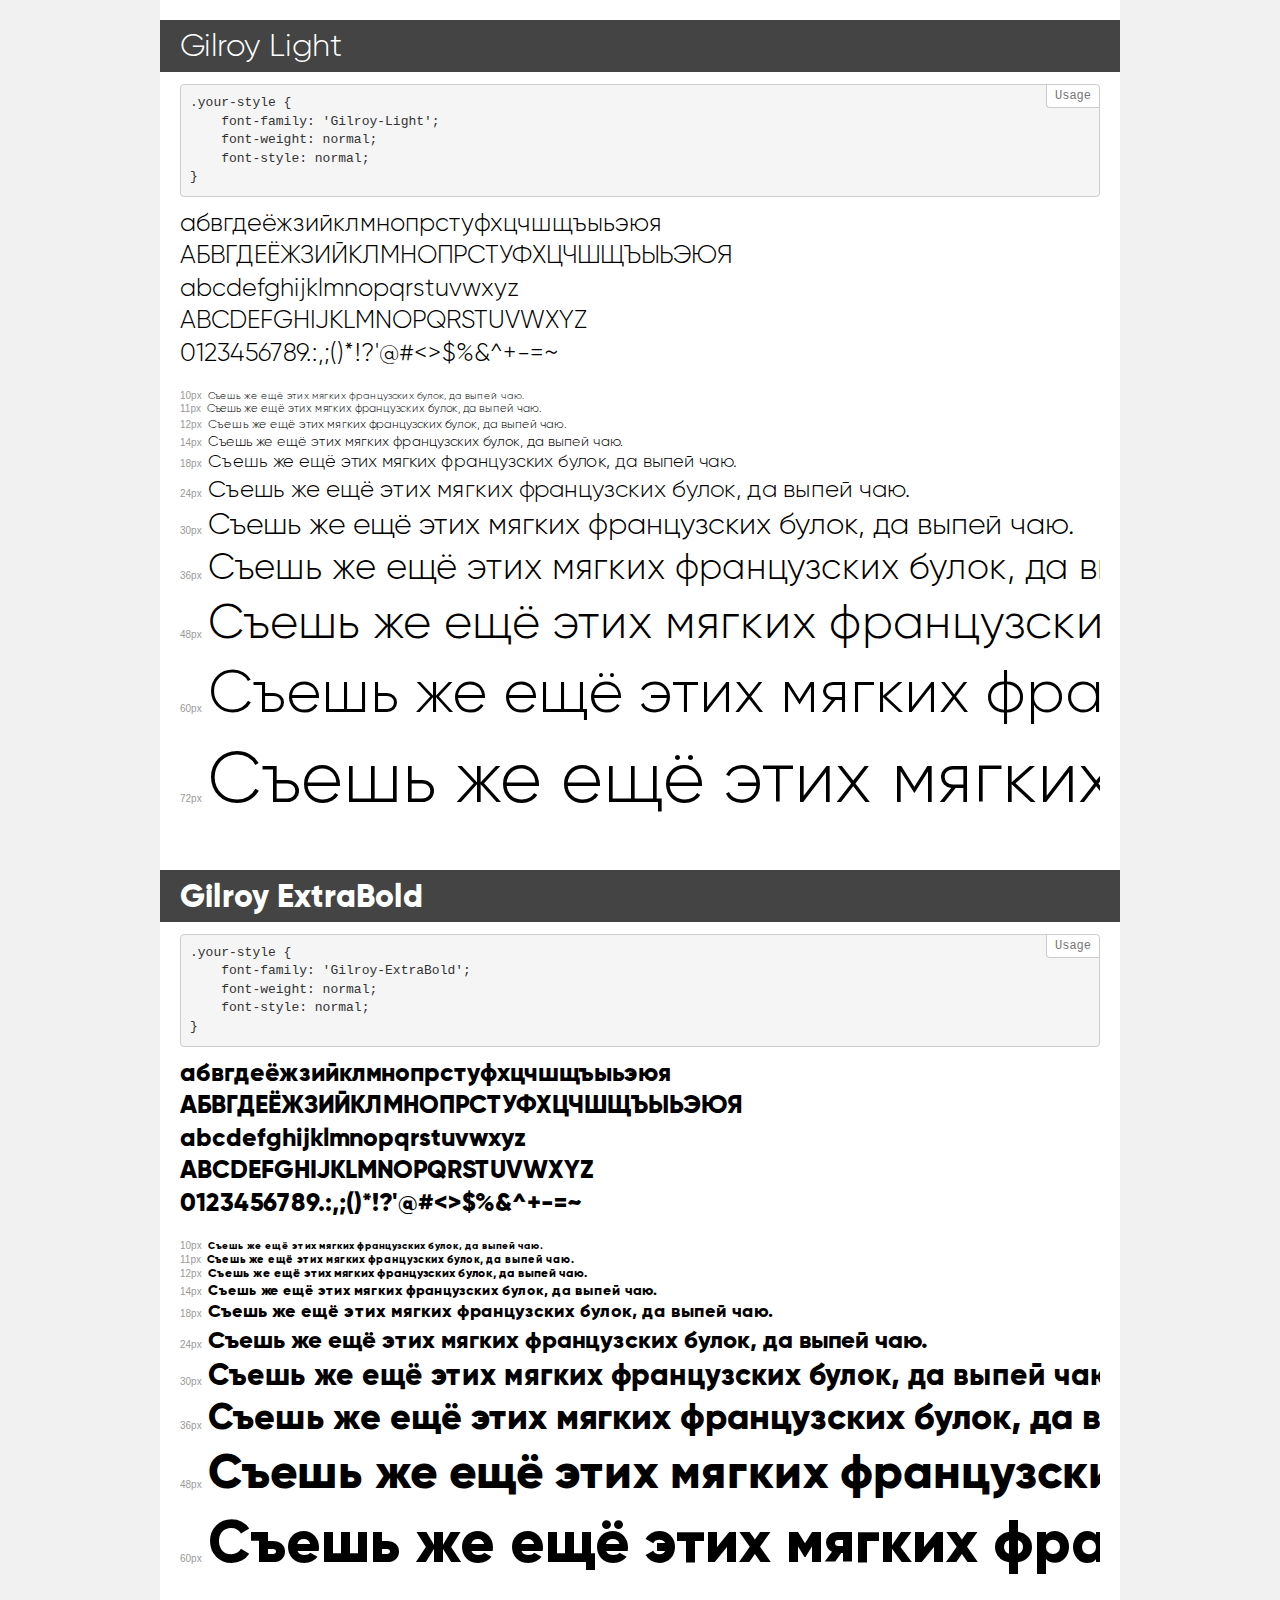
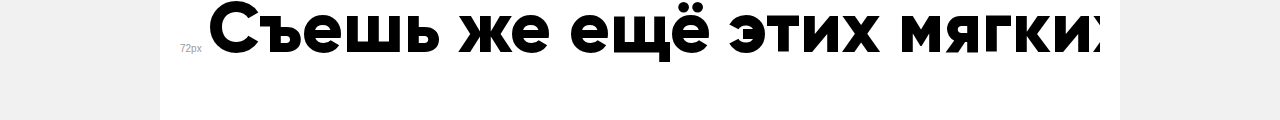
<file: fonts/Gilroy/demo.html>
<!DOCTYPE html>
<html>
<head>
    <meta charset="utf-8">
    <meta http-equiv="X-UA-Compatible" content="IE=edge">
    <meta name="viewport" content="width=device-width, initial-scale=1">
    <meta name="robots" content="noindex, noarchive">
    <meta name="format-detection" content="telephone=no">
    <title>Transfonter demo</title>
    <link href="stylesheet.css" rel="stylesheet">
    <style>
        /*
        http://meyerweb.com/eric/tools/css/reset/
        v2.0 | 20110126
        License: none (public domain)
        */
        html, body, div, span, applet, object, iframe,
        h1, h2, h3, h4, h5, h6, p, blockquote, pre,
        a, abbr, acronym, address, big, cite, code,
        del, dfn, em, img, ins, kbd, q, s, samp,
        small, strike, strong, sub, sup, tt, var,
        b, u, i, center,
        dl, dt, dd, ol, ul, li,
        fieldset, form, label, legend,
        table, caption, tbody, tfoot, thead, tr, th, td,
        article, aside, canvas, details, embed,
        figure, figcaption, footer, header, hgroup,
        menu, nav, output, ruby, section, summary,
        time, mark, audio, video {
            margin: 0;
            padding: 0;
            border: 0;
            font-size: 100%;
            font: inherit;
            vertical-align: baseline;
        }
        /* HTML5 display-role reset for older browsers */
        article, aside, details, figcaption, figure,
        footer, header, hgroup, menu, nav, section {
            display: block;
        }
        body {
            line-height: 1;
        }
        ol, ul {
            list-style: none;
        }
        blockquote, q {
            quotes: none;
        }
        blockquote:before, blockquote:after,
        q:before, q:after {
            content: '';
            content: none;
        }
        table {
            border-collapse: collapse;
            border-spacing: 0;
        }
        /* common styles */
        body {
            background: #f1f1f1;
            color: #000;
        }
        .page {
            background: #fff;
            width: 920px;
            margin: 0 auto;
            padding: 20px 20px 0 20px;
            overflow: hidden;
        }
        .font-container {
            overflow-x: auto;
            overflow-y: hidden;
            margin-bottom: 40px;
            line-height: 1.3;
            white-space: nowrap;
            padding-bottom: 5px;
        }
        h1 {
            position: relative;
            background: #444;
            font-size: 32px;
            color: #fff;
            padding: 10px 20px;
            margin: 0 -20px 12px -20px;
        }
        .letters {
            font-size: 25px;
            margin-bottom: 20px;
        }
        .s10:before {
            content: '10px';
        }
        .s11:before {
            content: '11px';
        }
        .s12:before {
            content: '12px';
        }
        .s14:before {
            content: '14px';
        }
        .s18:before {
            content: '18px';
        }
        .s24:before {
            content: '24px';
        }
        .s30:before {
            content: '30px';
        }
        .s36:before {
            content: '36px';
        }
        .s48:before {
            content: '48px';
        }
        .s60:before {
            content: '60px';
        }
        .s72:before {
            content: '72px';
        }
        .s10:before, .s11:before, .s12:before, .s14:before,
        .s18:before, .s24:before, .s30:before, .s36:before,
        .s48:before, .s60:before, .s72:before {
            font-family: Arial, sans-serif;
            font-size: 10px;
            font-weight: normal;
            font-style: normal;
            color: #999;
            padding-right: 6px;
        }
        pre {
            display: block;
            position: relative;
            padding: 9px;
            margin: 0 0 10px;
            font-family: Monaco, Menlo, Consolas, "Courier New", monospace !important;
            font-size: 13px;
            line-height: 1.428571429;
            color: #333;
            font-weight: normal !important;
            font-style: normal !important;
            background-color: #f5f5f5;
            border: 1px solid #ccc;
            overflow-x: auto;
            border-radius: 4px;
        }
        pre:after {
            display: block;
            position: absolute;
            right: 0;
            top: 0;
            content: 'Usage';
            line-height: 1;
            padding: 5px 8px;
            font-size: 12px;
            color: #767676;
            background-color: #fff;
            border: 1px solid #ccc;
            border-right: none;
            border-top: none;
            border-radius: 0 4px 0 4px;
            z-index: 10;
        }
        /* responsive */
        @media (max-width: 959px) {
            .page {
                width: auto;
                margin: 0;
            }
        }
    </style>
</head>
<body>
<div class="page">
    <div class="demo" style="font-family: 'Gilroy-Light'; font-weight: normal; font-style: normal;">
        <h1>Gilroy Light</h1>
        <pre>.your-style {
    font-family: 'Gilroy-Light';
    font-weight: normal;
    font-style: normal;
}</pre>
        <div class="font-container">
            <p class="letters">
                абвгдеёжзийклмнопрстуфхцчшщъыьэюя<br>
АБВГДЕЁЖЗИЙКЛМНОПРСТУФХЦЧШЩЪЫЬЭЮЯ<br>
abcdefghijklmnopqrstuvwxyz<br>
ABCDEFGHIJKLMNOPQRSTUVWXYZ<br>
                0123456789.:,;()*!?'@#<>$%&^+-=~
            </p>
            <p class="s10" style="font-size: 10px;">Съешь же ещё этих мягких французских булок, да выпей чаю.</p>
            <p class="s11" style="font-size: 11px;">Съешь же ещё этих мягких французских булок, да выпей чаю.</p>
            <p class="s12" style="font-size: 12px;">Съешь же ещё этих мягких французских булок, да выпей чаю.</p>
            <p class="s14" style="font-size: 14px;">Съешь же ещё этих мягких французских булок, да выпей чаю.</p>
            <p class="s18" style="font-size: 18px;">Съешь же ещё этих мягких французских булок, да выпей чаю.</p>
            <p class="s24" style="font-size: 24px;">Съешь же ещё этих мягких французских булок, да выпей чаю.</p>
            <p class="s30" style="font-size: 30px;">Съешь же ещё этих мягких французских булок, да выпей чаю.</p>
            <p class="s36" style="font-size: 36px;">Съешь же ещё этих мягких французских булок, да выпей чаю.</p>
            <p class="s48" style="font-size: 48px;">Съешь же ещё этих мягких французских булок, да выпей чаю.</p>
            <p class="s60" style="font-size: 60px;">Съешь же ещё этих мягких французских булок, да выпей чаю.</p>
            <p class="s72" style="font-size: 72px;">Съешь же ещё этих мягких французских булок, да выпей чаю.</p>
        </div>
    </div>
    <div class="demo" style="font-family: 'Gilroy-ExtraBold'; font-weight: normal; font-style: normal;">
        <h1>Gilroy ExtraBold</h1>
        <pre>.your-style {
    font-family: 'Gilroy-ExtraBold';
    font-weight: normal;
    font-style: normal;
}</pre>
        <div class="font-container">
            <p class="letters">
                абвгдеёжзийклмнопрстуфхцчшщъыьэюя<br>
АБВГДЕЁЖЗИЙКЛМНОПРСТУФХЦЧШЩЪЫЬЭЮЯ<br>
abcdefghijklmnopqrstuvwxyz<br>
ABCDEFGHIJKLMNOPQRSTUVWXYZ<br>
                0123456789.:,;()*!?'@#<>$%&^+-=~
            </p>
            <p class="s10" style="font-size: 10px;">Съешь же ещё этих мягких французских булок, да выпей чаю.</p>
            <p class="s11" style="font-size: 11px;">Съешь же ещё этих мягких французских булок, да выпей чаю.</p>
            <p class="s12" style="font-size: 12px;">Съешь же ещё этих мягких французских булок, да выпей чаю.</p>
            <p class="s14" style="font-size: 14px;">Съешь же ещё этих мягких французских булок, да выпей чаю.</p>
            <p class="s18" style="font-size: 18px;">Съешь же ещё этих мягких французских булок, да выпей чаю.</p>
            <p class="s24" style="font-size: 24px;">Съешь же ещё этих мягких французских булок, да выпей чаю.</p>
            <p class="s30" style="font-size: 30px;">Съешь же ещё этих мягких французских булок, да выпей чаю.</p>
            <p class="s36" style="font-size: 36px;">Съешь же ещё этих мягких французских булок, да выпей чаю.</p>
            <p class="s48" style="font-size: 48px;">Съешь же ещё этих мягких французских булок, да выпей чаю.</p>
            <p class="s60" style="font-size: 60px;">Съешь же ещё этих мягких французских булок, да выпей чаю.</p>
            <p class="s72" style="font-size: 72px;">Съешь же ещё этих мягких французских булок, да выпей чаю.</p>
        </div>
    </div>
</div>
</body>
</html>
</file>
<file: fonts/FiraSans/stylesheet.css>
@font-face {
    font-family: 'FiraSans-LightItalic';
    src: url('FiraSans-LightItalic.woff2') format('woff2'),
        url('FiraSans-LightItalic.woff') format('woff');
    font-weight: normal;
    font-style: normal;
}

@font-face {
    font-family: 'FiraSans-Regular';
    src: url('FiraSans-Regular.woff2') format('woff2'),
        url('FiraSans-Regular.woff') format('woff');
    font-weight: normal;
    font-style: normal;
}

@font-face {
    font-family: 'FiraSans-Thin';
    src: url('FiraSans-Thin.woff2') format('woff2'),
        url('FiraSans-Thin.woff') format('woff');
    font-weight: normal;
    font-style: normal;
}

@font-face {
    font-family: 'FiraSans-BoldItalic';
    src: url('FiraSans-BoldItalic.woff2') format('woff2'),
        url('FiraSans-BoldItalic.woff') format('woff');
    font-weight: normal;
    font-style: normal;
}

@font-face {
    font-family: 'FiraSans-ExtraBold';
    src: url('FiraSans-ExtraBold.woff2') format('woff2'),
        url('FiraSans-ExtraBold.woff') format('woff');
    font-weight: normal;
    font-style: normal;
}

@font-face {
    font-family: 'FiraSans-SemiBold';
    src: url('FiraSans-SemiBold.woff2') format('woff2'),
        url('FiraSans-SemiBold.woff') format('woff');
    font-weight: normal;
    font-style: normal;
}

@font-face {
    font-family: 'FiraSans-BlackItalic';
    src: url('FiraSans-BlackItalic.woff2') format('woff2'),
        url('FiraSans-BlackItalic.woff') format('woff');
    font-weight: normal;
    font-style: normal;
}

@font-face {
    font-family: 'FiraSans-ThinItalic';
    src: url('FiraSans-ThinItalic.woff2') format('woff2'),
        url('FiraSans-ThinItalic.woff') format('woff');
    font-weight: normal;
    font-style: normal;
}

@font-face {
    font-family: 'FiraSans-Italic';
    src: url('FiraSans-Italic.woff2') format('woff2'),
        url('FiraSans-Italic.woff') format('woff');
    font-weight: normal;
    font-style: normal;
}

@font-face {
    font-family: 'FiraSans-ExtraBoldItalic';
    src: url('FiraSans-ExtraBoldItalic.woff2') format('woff2'),
        url('FiraSans-ExtraBoldItalic.woff') format('woff');
    font-weight: normal;
    font-style: normal;
}

@font-face {
    font-family: 'FiraSans-ExtraLight';
    src: url('FiraSans-ExtraLight.woff2') format('woff2'),
        url('FiraSans-ExtraLight.woff') format('woff');
    font-weight: normal;
    font-style: normal;
}

@font-face {
    font-family: 'FiraSans-SemiBoldItalic';
    src: url('FiraSans-SemiBoldItalic.woff2') format('woff2'),
        url('FiraSans-SemiBoldItalic.woff') format('woff');
    font-weight: normal;
    font-style: normal;
}

@font-face {
    font-family: 'FiraSans-Light';
    src: url('FiraSans-Light.woff2') format('woff2'),
        url('FiraSans-Light.woff') format('woff');
    font-weight: normal;
    font-style: normal;
}

@font-face {
    font-family: 'FiraSans-MediumItalic';
    src: url('FiraSans-MediumItalic.woff2') format('woff2'),
        url('FiraSans-MediumItalic.woff') format('woff');
    font-weight: normal;
    font-style: normal;
}

@font-face {
    font-family: 'FiraSans-Medium';
    src: url('FiraSans-Medium.woff2') format('woff2'),
        url('FiraSans-Medium.woff') format('woff');
    font-weight: normal;
    font-style: normal;
}

@font-face {
    font-family: 'FiraSans-ExtraLightItalic';
    src: url('FiraSans-ExtraLightItalic.woff2') format('woff2'),
        url('FiraSans-ExtraLightItalic.woff') format('woff');
    font-weight: normal;
    font-style: normal;
}

@font-face {
    font-family: 'FiraSans-Black';
    src: url('FiraSans-Black.woff2') format('woff2'),
        url('FiraSans-Black.woff') format('woff');
    font-weight: normal;
    font-style: normal;
}

@font-face {
    font-family: 'FiraSans-Bold';
    src: url('FiraSans-Bold.woff2') format('woff2'),
        url('FiraSans-Bold.woff') format('woff');
    font-weight: normal;
    font-style: normal;
}
</file>
<file: fonts/Gilroy/stylesheet.css>
@font-face {
    font-family: 'Gilroy-Light';
    src: url('Gilroy-Light.woff2') format('woff2'),
        url('Gilroy-Light.woff') format('woff');
    font-weight: normal;
    font-style: normal;
}

@font-face {
    font-family: 'Gilroy-ExtraBold';
    src: url('Gilroy-ExtraBold.woff2') format('woff2'),
        url('Gilroy-ExtraBold.woff') format('woff');
    font-weight: normal;
    font-style: normal;
}
</file>
